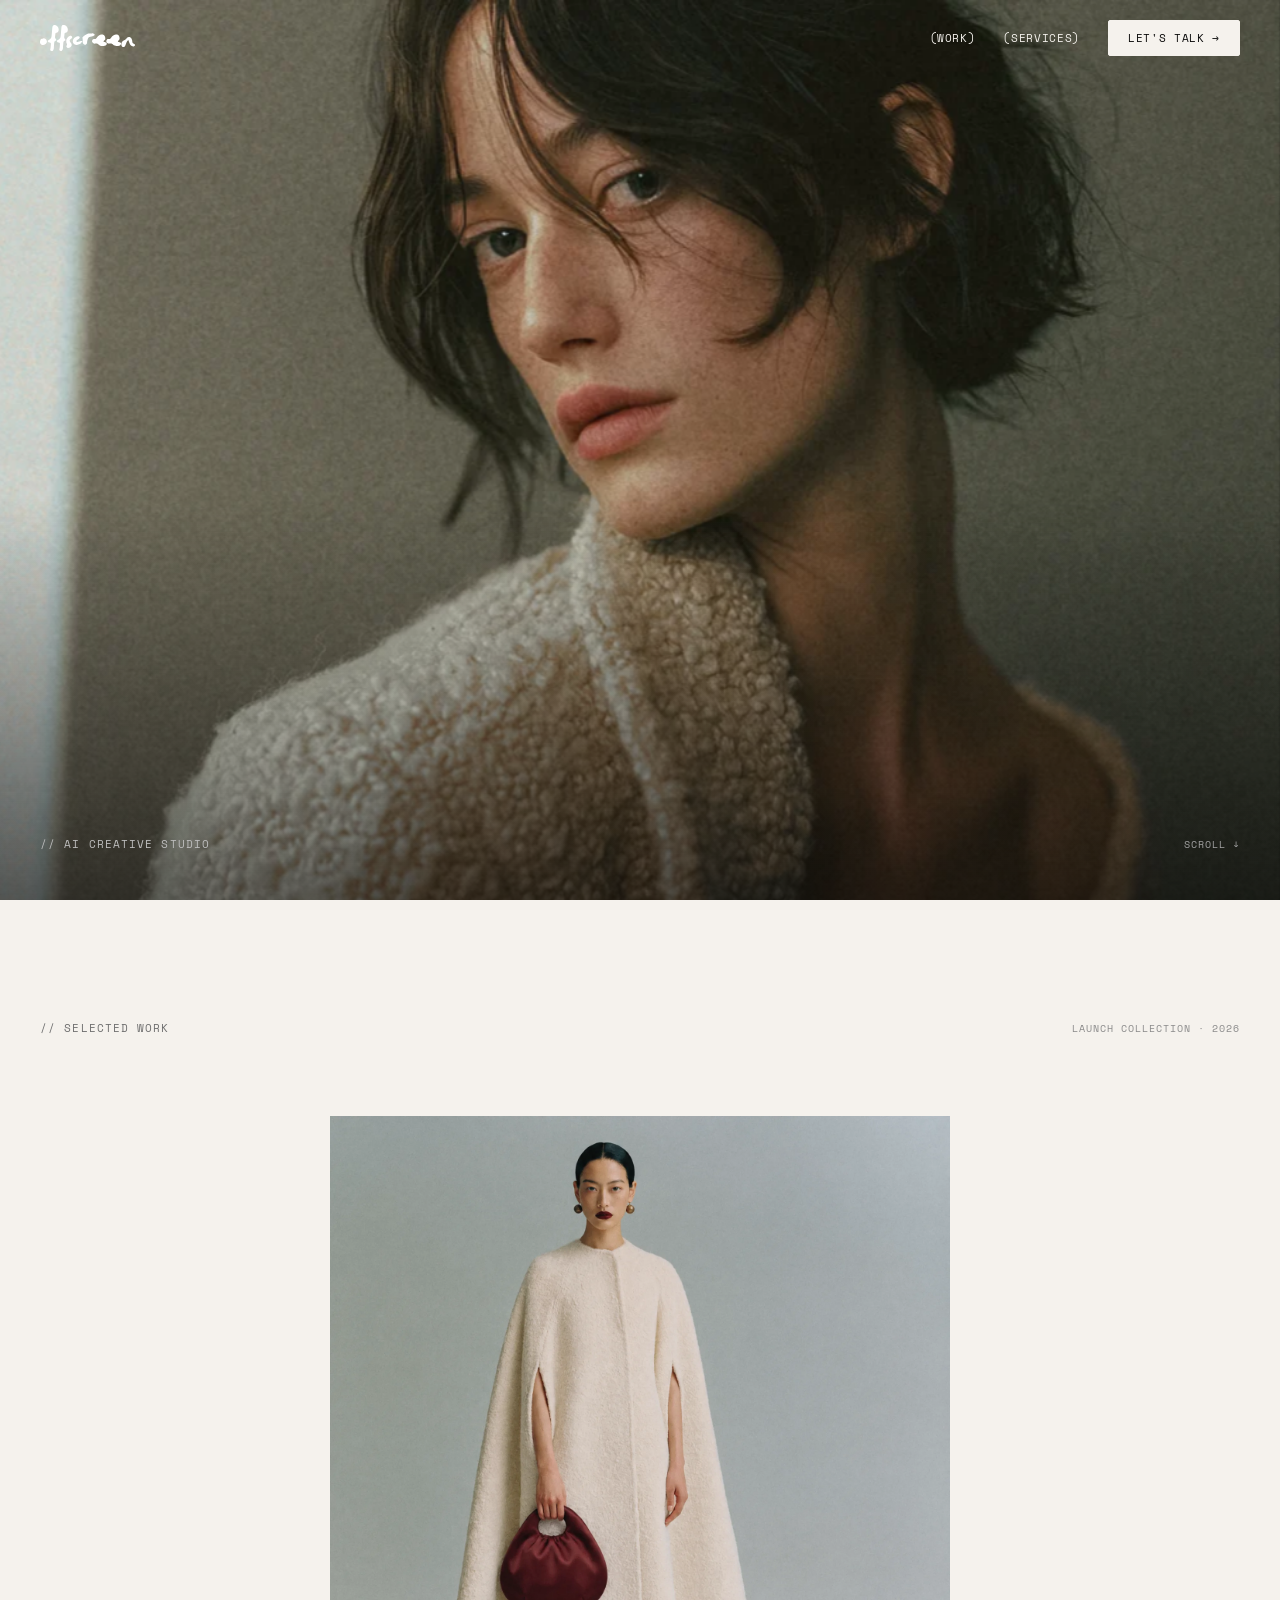
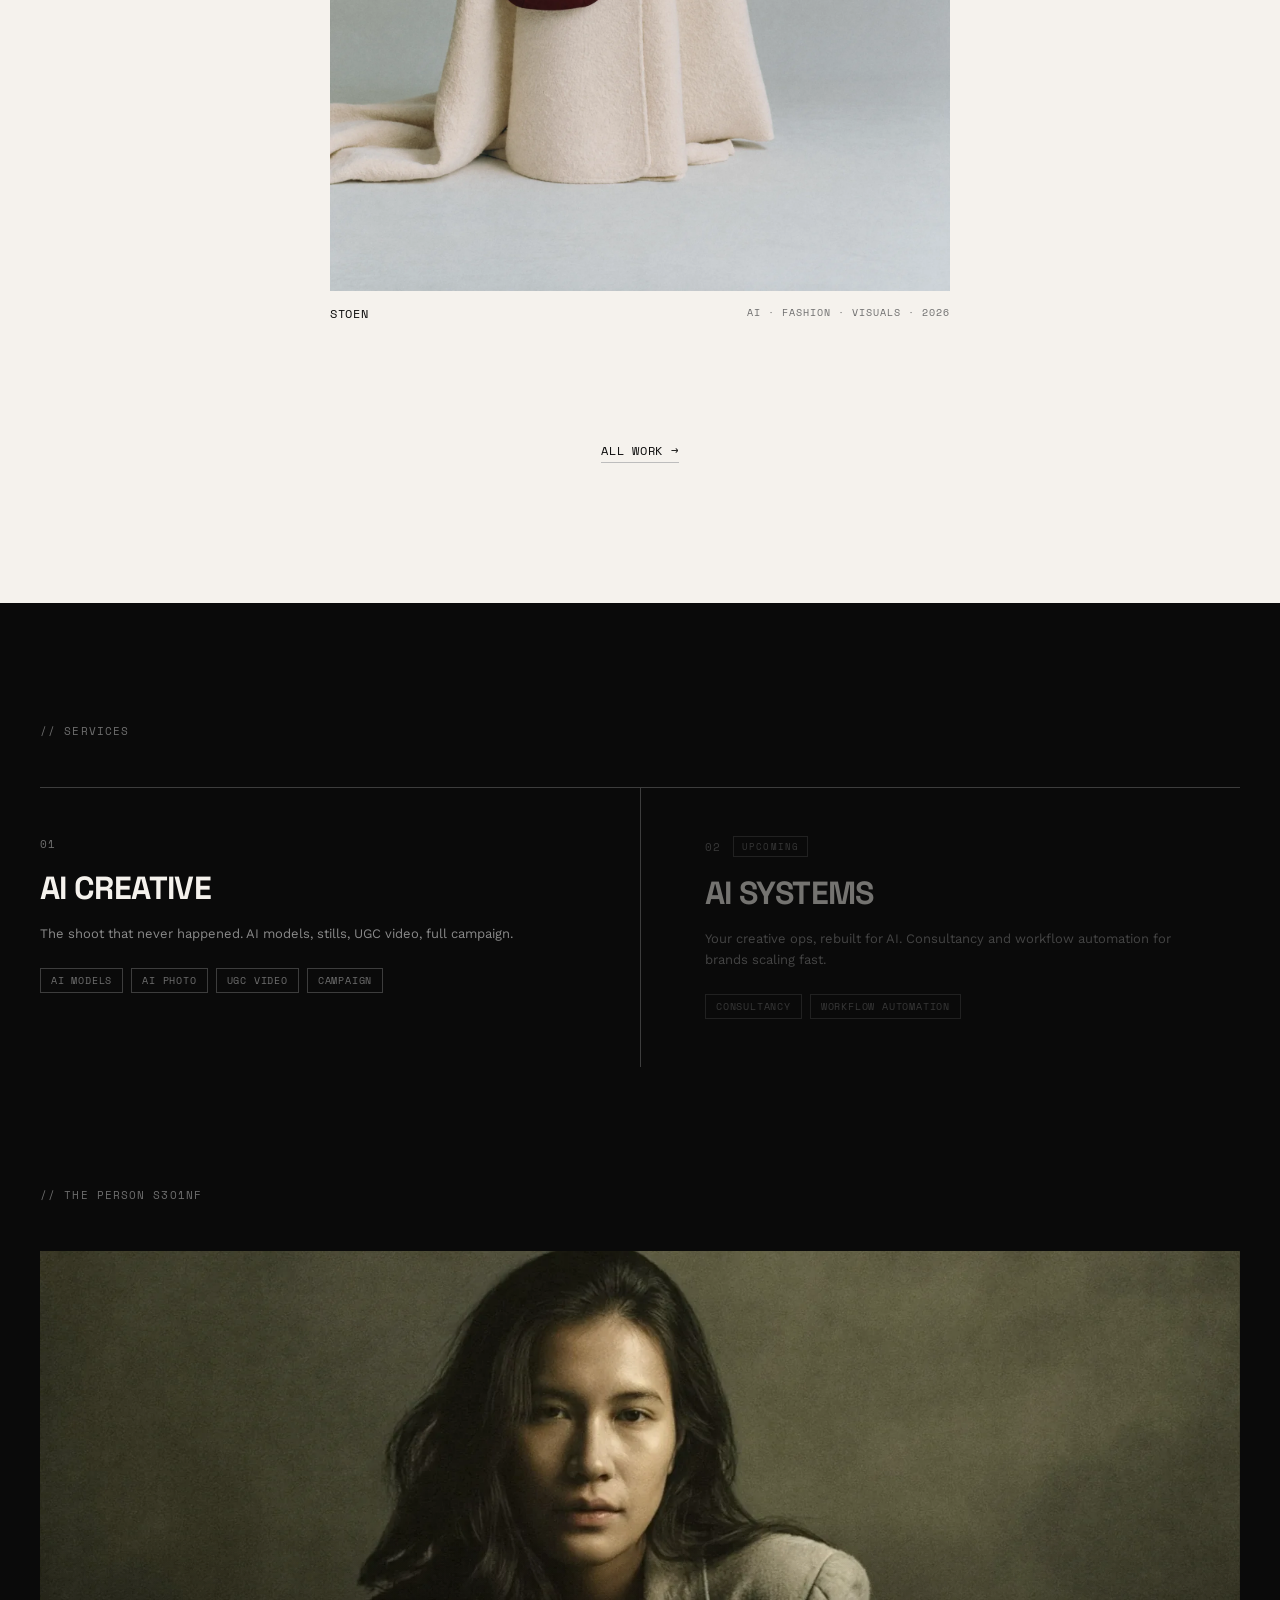
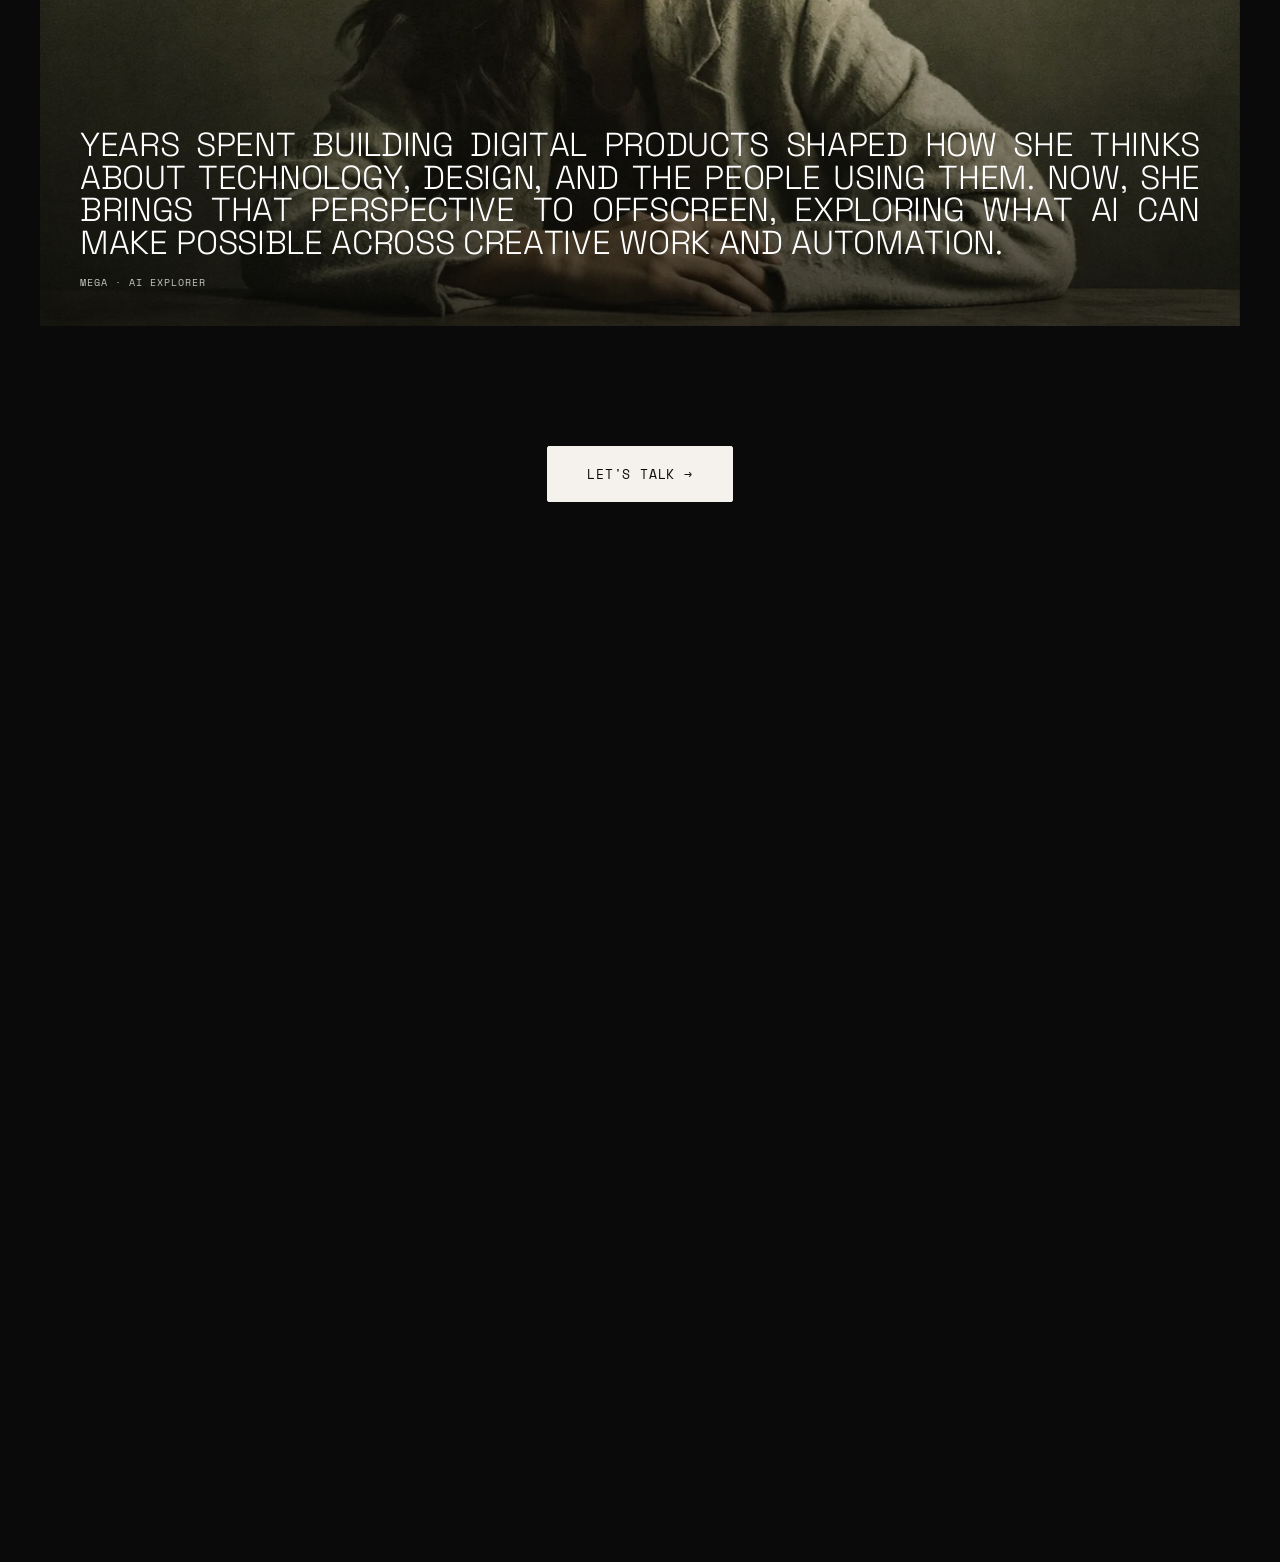
<file: index.html>
<!DOCTYPE html>
<html lang="en" class="reveal-footer">
<head>
<meta charset="UTF-8">
<meta name="viewport" content="width=device-width, initial-scale=1.0">
<title>OFFSCREEN · AI Creative Studio</title>
<meta name="description" content="Offscreen is an AI creative studio. Photoshoot-grade visuals, custom AI models, and UGC video for brands, delivered in days.">
<link rel="canonical" href="https://offscreen.work/">
<meta property="og:type" content="website">
<meta property="og:title" content="OFFSCREEN · AI Creative Studio">
<meta property="og:description" content="Photoshoot-grade visuals, custom AI models, and UGC video for brands, delivered in days.">
<meta property="og:url" content="https://offscreen.work/">
<meta property="og:image" content="https://offscreen.work/assets/work/offscreen_hero_16x9.webp">
<meta name="twitter:card" content="summary_large_image">
<meta name="theme-color" content="#0A0A0A">
<link rel="icon" href="/favicon.ico?v=16" sizes="any">
<link rel="icon" type="image/svg+xml" href="/favicon.svg?v=16">
<link rel="icon" type="image/png" sizes="32x32" href="/favicon-32x32.png?v=16">
<link rel="apple-touch-icon" href="/favicon-180x180.png?v=16">
<link rel="preconnect" href="https://fonts.googleapis.com">
<link rel="preconnect" href="https://fonts.gstatic.com" crossorigin>
<link rel="stylesheet" href="https://fonts.googleapis.com/css2?family=Space+Mono:ital,wght@0,400;0,700;1,400&family=Space+Grotesk:wght@300;400;500;600;700&family=Work+Sans:wght@400;500;600&display=swap">
<link rel="preload" as="image" href="/assets/work/offscreen_hero_16x9.webp">
<link rel="stylesheet" href="/assets/css/tokens.css?v=16">
<link rel="stylesheet" href="/assets/css/site.css?v=17">
<script>document.documentElement.classList.add('js');</script>
</head>
<body>
<a class="skip-link" href="#main">Skip to content</a>
<div class="page" style="background:var(--bg);">

<header class="hero" data-screen-label="Hero">
  <div class="hero-bg par" data-par="0.14">
    <img src="/assets/work/offscreen_hero_16x9.webp" alt="" width="1456" height="816" fetchpriority="high">
  </div>
  <div class="hero-shade"></div>

  <nav class="nav nav-overlay nav-dark" aria-label="Primary">
    <a href="/" class="wordmark" aria-label="Offscreen home"></a>
    <div class="nav-links">
      <a class="nav-link" href="#work">(WORK)</a>
      <a class="nav-link" href="#services">(SERVICES)</a>
      <a class="btn btn-sm" href="https://forms.fillout.com/t/vpHvww8ndgus" target="_blank" rel="noopener" data-brief>LET'S TALK →</a>
    </div>
  </nav>

  <h1 class="sr-only">AI Creative Studio</h1>
  <div class="hero-foot rv in">
    <div style="display:flex; flex-direction:column; gap:16px;">
      <span class="hero-tag" aria-hidden="true">// AI CREATIVE STUDIO</span>
      <nav class="hero-links" aria-label="Sections">
        <a href="#work">(WORK)</a>
        <a href="#services">(SERVICES)</a>
      </nav>
    </div>
    <span class="hero-scroll" aria-hidden="true">SCROLL ↓</span>
  </div>
</header>

<main id="main">

<section id="work" class="work is-light" data-screen-label="Work Index" aria-labelledby="work-label">
  <div class="sec-head rv">
    <h2 class="label" id="work-label" style="font-weight:400;">// SELECTED WORK</h2>
    <span class="util">LAUNCH COLLECTION · 2026</span>
  </div>

  <!-- Launch grid: uniform tiles while the portfolio is small (switch to masonry at 6+ works). -->
  <div class="work-grid">
    <a href="/work/stoen/" class="tile rv">
      <div class="media">
        <img src="/assets/work/stoen/offscreen_stoen_m5-cover_4x5.webp" alt="Stoen campaign: model with the oxblood satin pouch and bone bouclé cape" width="1600" height="2000" loading="lazy" decoding="async">
        <span class="tile-hover" aria-hidden="true">VIEW CASE →</span>
      </div>
      <div class="tile-meta">
        <span class="tile-name">STOEN</span>
        <span class="tile-tags">AI · FASHION · VISUALS · 2026</span>
      </div>
    </a>
  </div>

  <div class="work-more rv">
    <a href="/work/">ALL WORK →</a>
  </div>
</section>

<section id="services" class="services is-dark" data-screen-label="Services" aria-labelledby="services-label">
  <div class="services-inner">
    <div class="sec-head rv">
      <h2 class="label" id="services-label" style="font-weight:400;">// SERVICES</h2>
    </div>

    <div class="svc-grid rv">
      <article class="svc">
        <div class="svc-num">01</div>
        <h3 class="title-md">AI CREATIVE</h3>
        <p class="svc-body">The shoot that never happened. AI models, stills, UGC video, full campaign.</p>
        <ul class="chips"><li>AI MODELS</li><li>AI PHOTO</li><li>UGC VIDEO</li><li>CAMPAIGN</li></ul>
      </article>
      <article class="svc svc-soon">
        <div class="svc-num">02 <span class="svc-badge">UPCOMING</span></div>
        <h3 class="title-md">AI SYSTEMS</h3>
        <p class="svc-body">Your creative ops, rebuilt for AI. Consultancy and workflow automation for brands scaling fast.</p>
        <ul class="chips"><li>CONSULTANCY</li><li>WORKFLOW AUTOMATION</li></ul>
      </article>
    </div>

  </div>
</section>

<section id="founder" class="home-founder-wrap is-dark" data-screen-label="Founder" aria-labelledby="founder-label">
  <div class="sec-head rv">
    <h2 class="label" id="founder-label" style="font-weight:400;">// THE PERSON BEHIND</h2>
  </div>
  <div class="home-founder">
    <div class="home-founder-media">
      <div class="home-founder-bg par" data-par="0.06">
        <img src="/assets/founder/founder_16x9.webp?v=16" alt="Mega, the AI explorer behind Offscreen, seated at a table in a linen jacket" width="2000" height="1125" loading="lazy" decoding="async">
      </div>
    </div>
    <div class="home-founder-shade"></div>
    <div class="home-founder-text">
      <p class="founder-statement">Years spent building digital products shaped how she thinks about technology, design, and the people using them. Now, she brings that perspective to Offscreen, exploring what AI can make possible across creative work and automation.</p>
      <span class="util">MEGA · AI EXPLORER</span>
    </div>
  </div>
</section>

<section class="home-cta is-dark" data-screen-label="CTA">
  <div class="services-cta rv">
    <a class="btn" href="https://forms.fillout.com/t/vpHvww8ndgus" target="_blank" rel="noopener" data-brief>LET'S TALK →</a>
  </div>
</section>

</main>
</div>

<footer class="footer" data-screen-label="Footer">
  <div class="footer-links">
    <div class="footer-col">
      <span class="util">(SOCIAL)</span>
      <a href="https://www.instagram.com/offscreen.lab/" target="_blank" rel="noopener">INSTAGRAM →</a>
    </div>
    <div class="footer-col">
      <span class="util">(SITE)</span>
      <a href="/work/">WORK</a>
      <a href="https://forms.fillout.com/t/vpHvww8ndgus" target="_blank" rel="noopener" data-brief>CONTACT</a>
    </div>
    <div class="footer-col">
      <span class="util">(CONTACT)</span>
      <a href="mailto:hello@offscreen.work">HELLO@OFFSCREEN.WORK</a>
      <span class="muted">WORLDWIDE</span>
    </div>
    <div class="footer-col">
      <span class="util">(LEGAL)</span>
      <span class="muted">© 2026 OFFSCREEN</span>
    </div>
  </div>
  <div class="bigmark-clip" aria-hidden="true"><div class="bigmark">OFFSCREEN</div></div>
</footer>

<dialog id="brief" class="brief" aria-label="Let's talk">
  <div class="brief-bar">
    <span class="label" style="color:var(--grey-400);">// LET'S TALK</span>
    <button type="button" class="brief-close">(CLOSE ×)</button>
  </div>
  <div class="brief-body"><span class="brief-loading">LOADING THE BRIEF…</span></div>
</dialog>

<script src="/assets/js/site.js?v=16"></script>
</body>
</html>
</file>
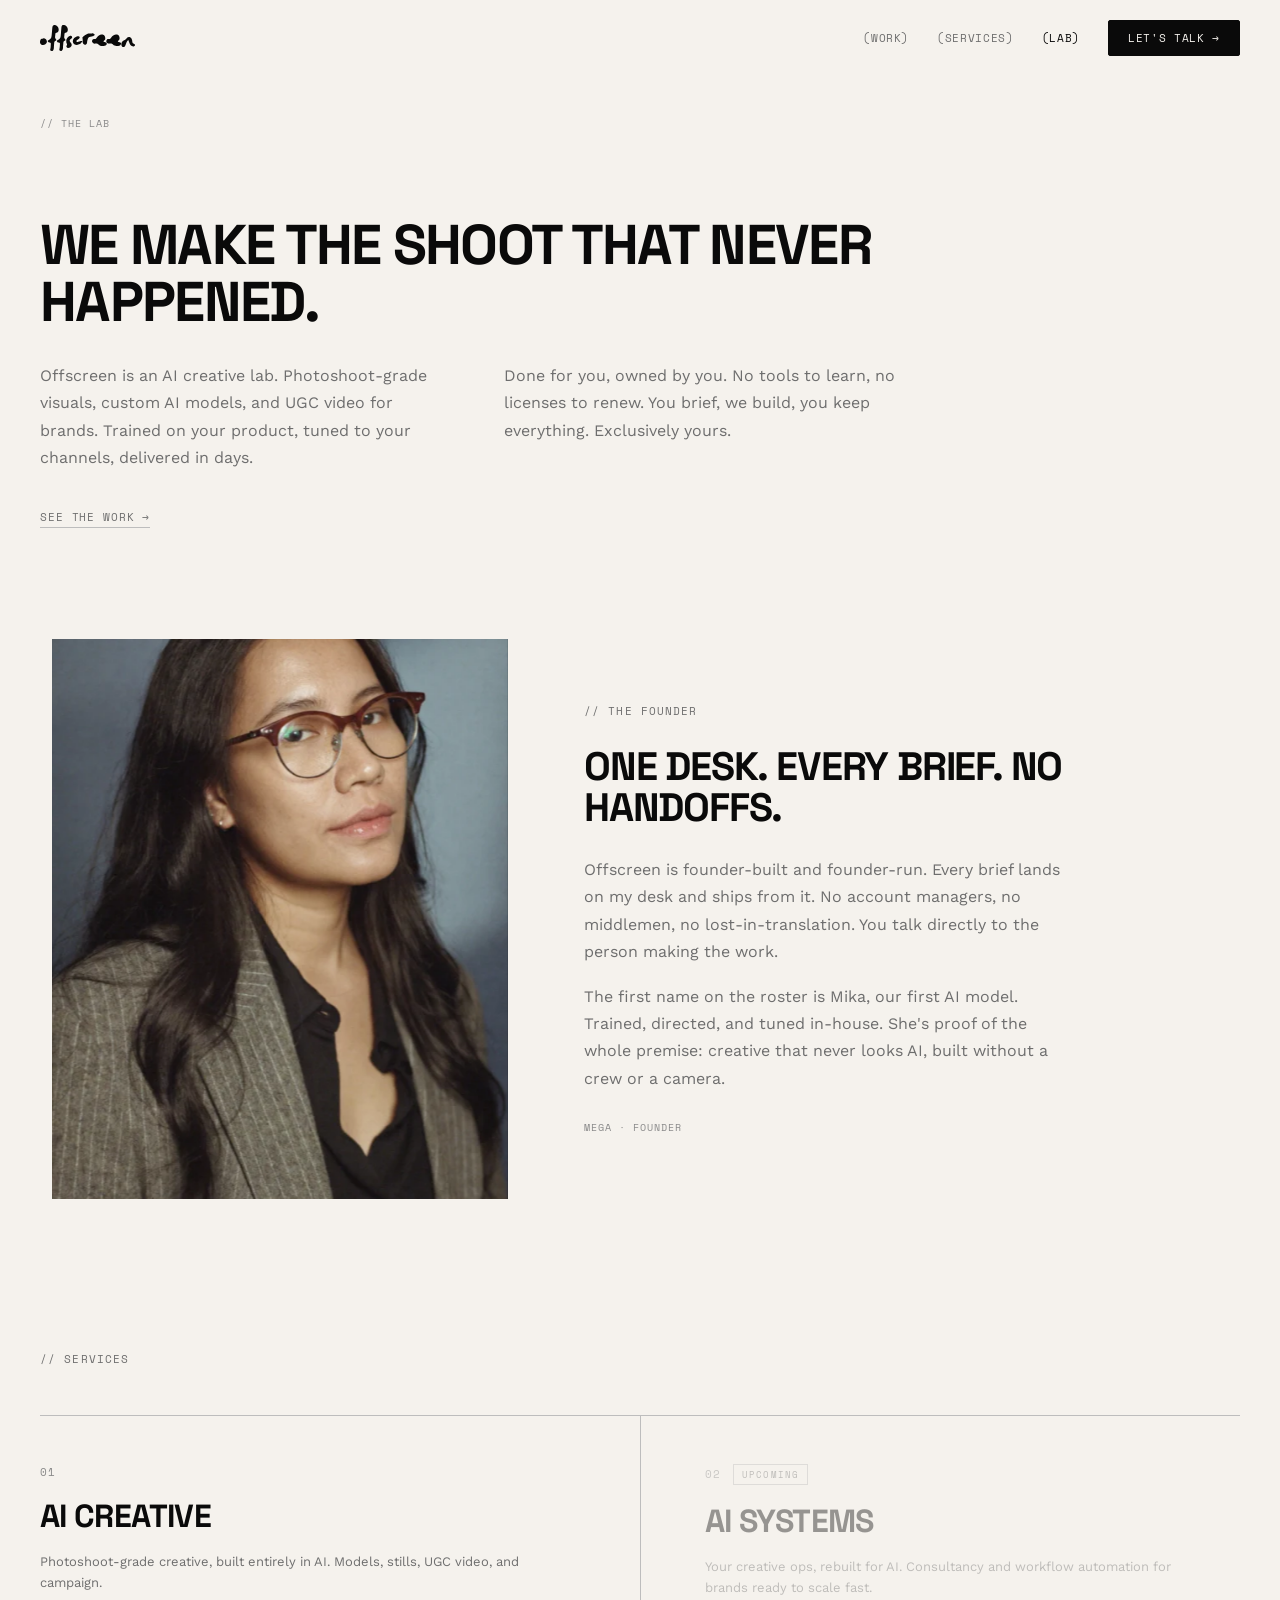
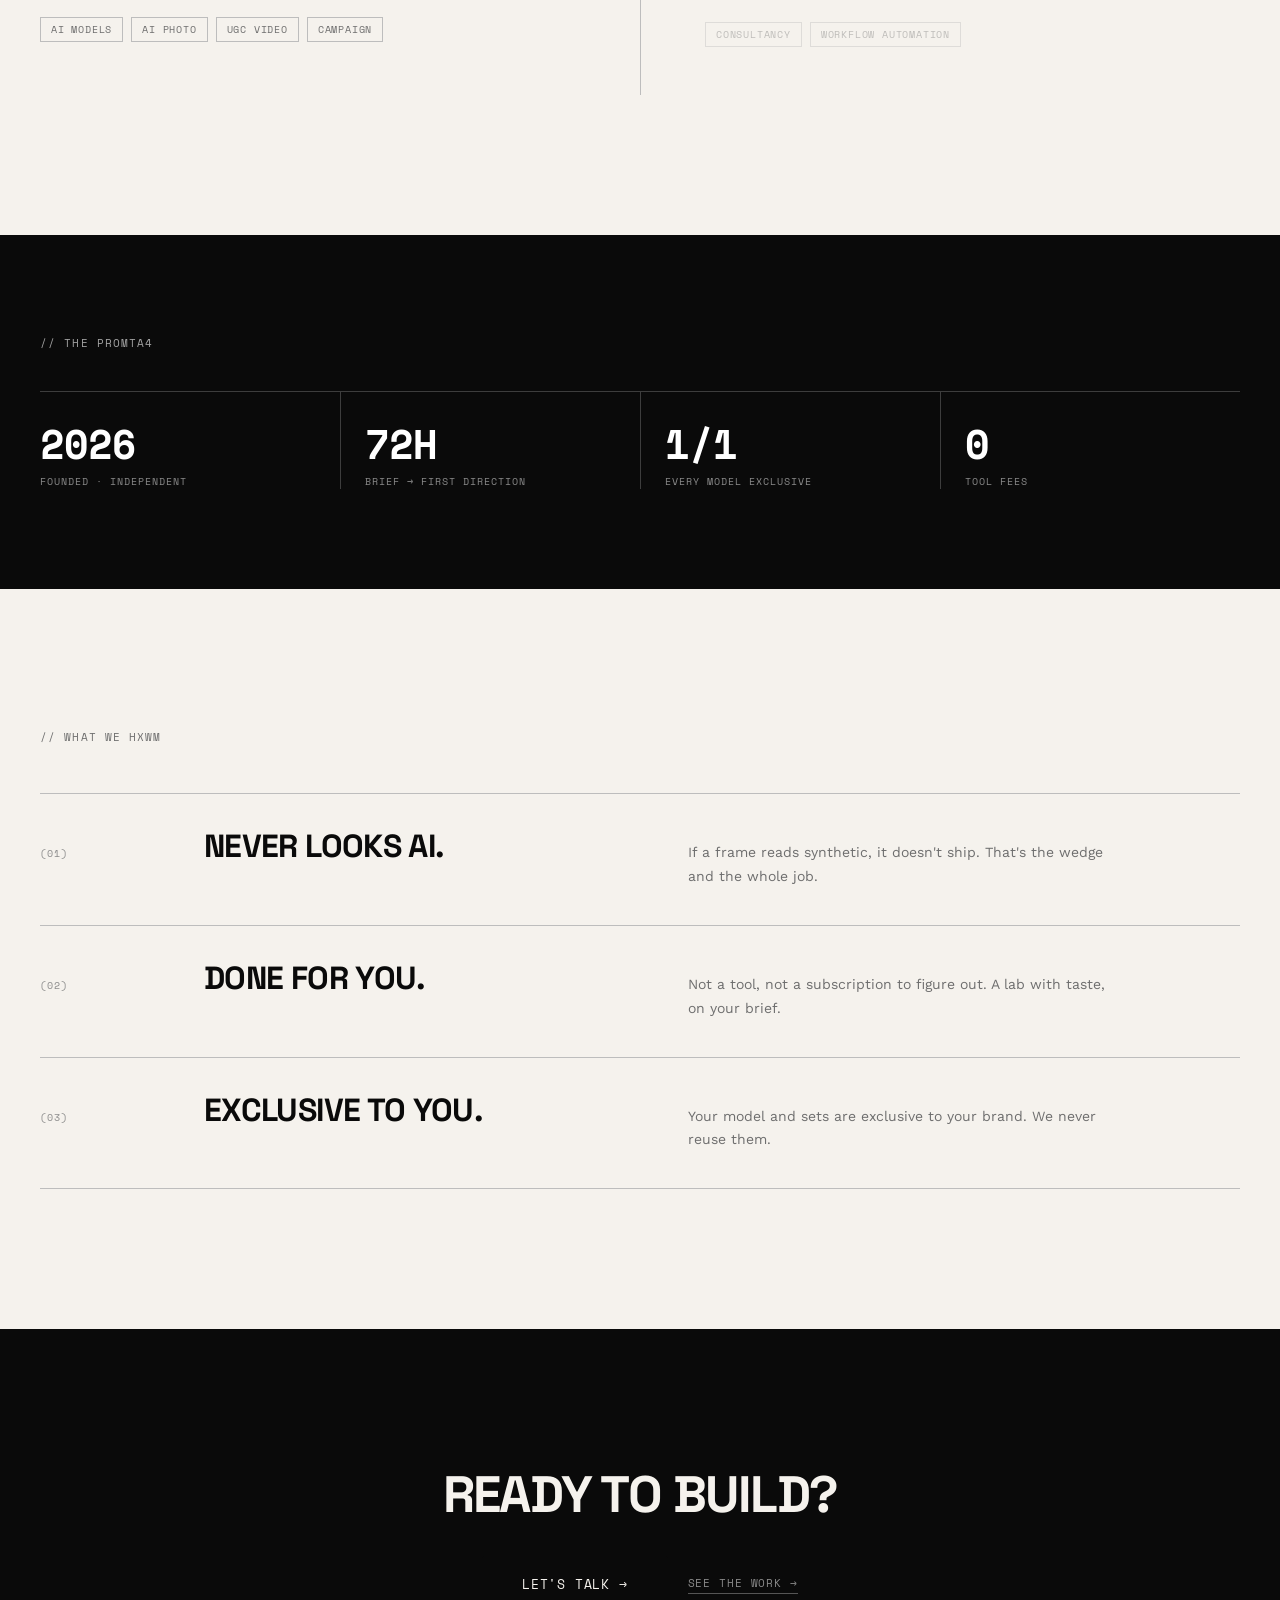
<file: lab/index.html>
<!DOCTYPE html>
<html lang="en" class="reveal-footer">
<head>
<meta charset="UTF-8">
<meta name="viewport" content="width=device-width, initial-scale=1.0">
<title>THE LAB · OFFSCREEN</title>
<meta name="description" content="Offscreen is an AI creative lab: photoshoot-grade visuals, custom AI models, and UGC video for brands. Done for you, owned by you.">
<!-- Hidden for now: not linked from the site and not indexed. -->
<meta name="robots" content="noindex, nofollow">
<link rel="canonical" href="https://offscreen.work/lab/">
<meta property="og:type" content="website">
<meta property="og:title" content="THE LAB · OFFSCREEN">
<meta property="og:description" content="We make the shoot that never happened. Done for you, owned by you.">
<meta property="og:url" content="https://offscreen.work/lab/">
<meta property="og:image" content="https://offscreen.work/assets/work/offscreen_hero_16x9.webp">
<meta name="twitter:card" content="summary_large_image">
<meta name="theme-color" content="#F5F2ED">
<link rel="icon" href="/favicon.ico?v=16" sizes="any">
<link rel="icon" type="image/svg+xml" href="/favicon.svg?v=16">
<link rel="icon" type="image/png" sizes="32x32" href="/favicon-32x32.png?v=16">
<link rel="apple-touch-icon" href="/favicon-180x180.png?v=16">
<link rel="preconnect" href="https://fonts.googleapis.com">
<link rel="preconnect" href="https://fonts.gstatic.com" crossorigin>
<link rel="stylesheet" href="https://fonts.googleapis.com/css2?family=Space+Mono:ital,wght@0,400;0,700;1,400&family=Space+Grotesk:wght@400;500;600;700&family=Work+Sans:wght@400;500;600&display=swap">
<link rel="stylesheet" href="/assets/css/tokens.css?v=16">
<link rel="stylesheet" href="/assets/css/site.css?v=17">
<script>document.documentElement.classList.add('js');</script>
</head>
<body class="page-light">
<a class="skip-link" href="#main">Skip to content</a>
<div class="page is-light">

<nav class="nav nav-light" aria-label="Primary">
  <a href="/" class="wordmark" aria-label="Offscreen home"></a>
  <div class="nav-links">
    <a class="nav-link" href="/work/">(WORK)</a>
    <a class="nav-link" href="#services">(SERVICES)</a>
    <a class="nav-link" href="/lab/" aria-current="page">(LAB)</a>
    <a class="btn btn-sm" href="https://forms.fillout.com/t/vpHvww8ndgus" target="_blank" rel="noopener" data-brief>LET'S TALK →</a>
  </div>
</nav>

<main id="main">

<section class="statement" data-screen-label="Lab Statement">
  <span class="util statement-eyebrow">// THE LAB</span>
  <div class="statement-inner rv in">
    <h1 class="display">We make the shoot that never happened.</h1>
    <div class="statement-cols">
      <p class="body">Offscreen is an AI creative lab. Photoshoot-grade visuals, custom AI models, and UGC video for brands. Trained on your product, tuned to your channels, delivered in days.</p>
      <p class="body">Done for you, owned by you. No tools to learn, no licenses to renew. You brief, we build, you keep everything. Exclusively yours.</p>
    </div>
    <div><a class="text-link" href="/work/">SEE THE WORK →</a></div>
  </div>
</section>

<section class="founder" data-screen-label="Founder" aria-labelledby="founder-h">
  <div class="founder-frame rv">
    <div class="media">
      <div class="par" data-par="0.06">
        <img src="/assets/lab/founder-portrait.webp" alt="Mega, founder of Offscreen" width="800" height="800" loading="lazy" decoding="async">
      </div>
    </div>
  </div>
  <div class="founder-text rv">
    <span class="label">// THE FOUNDER</span>
    <h2 class="display" id="founder-h">One desk. Every brief. No handoffs.</h2>
    <div class="founder-copy">
      <p class="body">Offscreen is founder-built and founder-run. Every brief lands on my desk and ships from it. No account managers, no middlemen, no lost-in-translation. You talk directly to the person making the work.</p>
      <p class="body">The first name on the roster is Mika, our first AI model. Trained, directed, and tuned in-house. She's proof of the whole premise: creative that never looks AI, built without a crew or a camera.</p>
    </div>
    <span class="util">MEGA · FOUNDER</span>
  </div>
</section>

<section id="services" class="services is-light" data-screen-label="What We Build" aria-labelledby="services-label">
  <div class="services-inner">
    <div class="sec-head rv">
      <h2 class="label" id="services-label" style="font-weight:400;">// SERVICES</h2>
    </div>
    <div class="svc-grid">
      <article class="svc rv">
        <div class="svc-num">01</div>
        <h3 class="title-md">AI CREATIVE</h3>
        <p class="svc-body">Photoshoot-grade creative, built entirely in AI. Models, stills, UGC video, and campaign.</p>
        <ul class="chips"><li>AI MODELS</li><li>AI PHOTO</li><li>UGC VIDEO</li><li>CAMPAIGN</li></ul>
      </article>
      <article class="svc svc-soon rv">
        <div class="svc-num">02 <span class="svc-badge">UPCOMING</span></div>
        <h3 class="title-md">AI SYSTEMS</h3>
        <p class="svc-body">Your creative ops, rebuilt for AI. Consultancy and workflow automation for brands ready to scale fast.</p>
        <ul class="chips"><li>CONSULTANCY</li><li>WORKFLOW AUTOMATION</li></ul>
      </article>
    </div>
  </div>
</section>

<section class="facts is-dark" data-screen-label="Facts" aria-labelledby="facts-label">
  <div class="sec-head rv">
    <h2 class="label" id="facts-label" style="font-weight:400;">// THE PROMISE</h2>
  </div>
  <ul class="facts-grid">
    <li class="fact rv"><span class="fact-value">2026</span><span class="util">FOUNDED · INDEPENDENT</span></li>
    <li class="fact rv"><span class="fact-value">72H</span><span class="util">BRIEF → FIRST DIRECTION</span></li>
    <li class="fact rv"><span class="fact-value">1/1</span><span class="util">EVERY MODEL EXCLUSIVE</span></li>
    <li class="fact rv"><span class="fact-value">0</span><span class="util">TOOL FEES</span></li>
  </ul>
</section>

<section class="principles" data-screen-label="Principles" aria-labelledby="principles-label">
  <div class="sec-head rv">
    <h2 class="label" id="principles-label" style="font-weight:400;">// WHAT WE HOLD</h2>
  </div>
  <ol class="principle-list">
    <li class="principle rv">
      <span class="util">(01)</span>
      <h3 class="title-md">Never looks AI.</h3>
      <p class="body-sm">If a frame reads synthetic, it doesn't ship. That's the wedge and the whole job.</p>
    </li>
    <li class="principle rv">
      <span class="util">(02)</span>
      <h3 class="title-md">Done for you.</h3>
      <p class="body-sm">Not a tool, not a subscription to figure out. A lab with taste, on your brief.</p>
    </li>
    <li class="principle rv">
      <span class="util">(03)</span>
      <h3 class="title-md">Exclusive to you.</h3>
      <p class="body-sm">Your model and sets are exclusive to your brand. We never reuse them.</p>
    </li>
  </ol>
</section>

<section class="closing-cta is-dark" data-screen-label="CTA">
  <div class="closing-cta-inner rv">
    <h2 class="display">READY TO BUILD?</h2>
    <div class="closing-cta-actions">
      <a class="btn" href="https://forms.fillout.com/t/vpHvww8ndgus" target="_blank" rel="noopener" data-brief>LET'S TALK →</a>
      <a class="text-link" href="/work/">SEE THE WORK →</a>
    </div>
  </div>
</section>

</main>
</div>

<footer class="footer" data-screen-label="Footer">
  <div class="footer-links">
    <div class="footer-col">
      <span class="util">(SOCIAL)</span>
      <a href="https://www.instagram.com/offscreen.lab/" target="_blank" rel="noopener">INSTAGRAM →</a>
    </div>
    <div class="footer-col">
      <span class="util">(SITE)</span>
      <a href="/work/">WORK</a>
      <a href="/lab/" aria-current="page">LAB</a>
      <a href="https://forms.fillout.com/t/vpHvww8ndgus" target="_blank" rel="noopener" data-brief>CONTACT</a>
    </div>
    <div class="footer-col">
      <span class="util">(CONTACT)</span>
      <a href="mailto:hello@offscreen.work">HELLO@OFFSCREEN.WORK</a>
      <span class="muted">WORLDWIDE</span>
    </div>
    <div class="footer-col">
      <span class="util">(LEGAL)</span>
      <span class="muted">© 2026 OFFSCREEN</span>
    </div>
  </div>
  <div class="bigmark-clip" aria-hidden="true"><div class="bigmark">OFFSCREEN</div></div>
</footer>

<dialog id="brief" class="brief" aria-label="Let's talk">
  <div class="brief-bar">
    <span class="label" style="color:var(--grey-400);">// LET'S TALK</span>
    <button type="button" class="brief-close">(CLOSE ×)</button>
  </div>
  <div class="brief-body"><span class="brief-loading">LOADING THE BRIEF…</span></div>
</dialog>

<script src="/assets/js/site.js?v=16"></script>
</body>
</html>
</file>
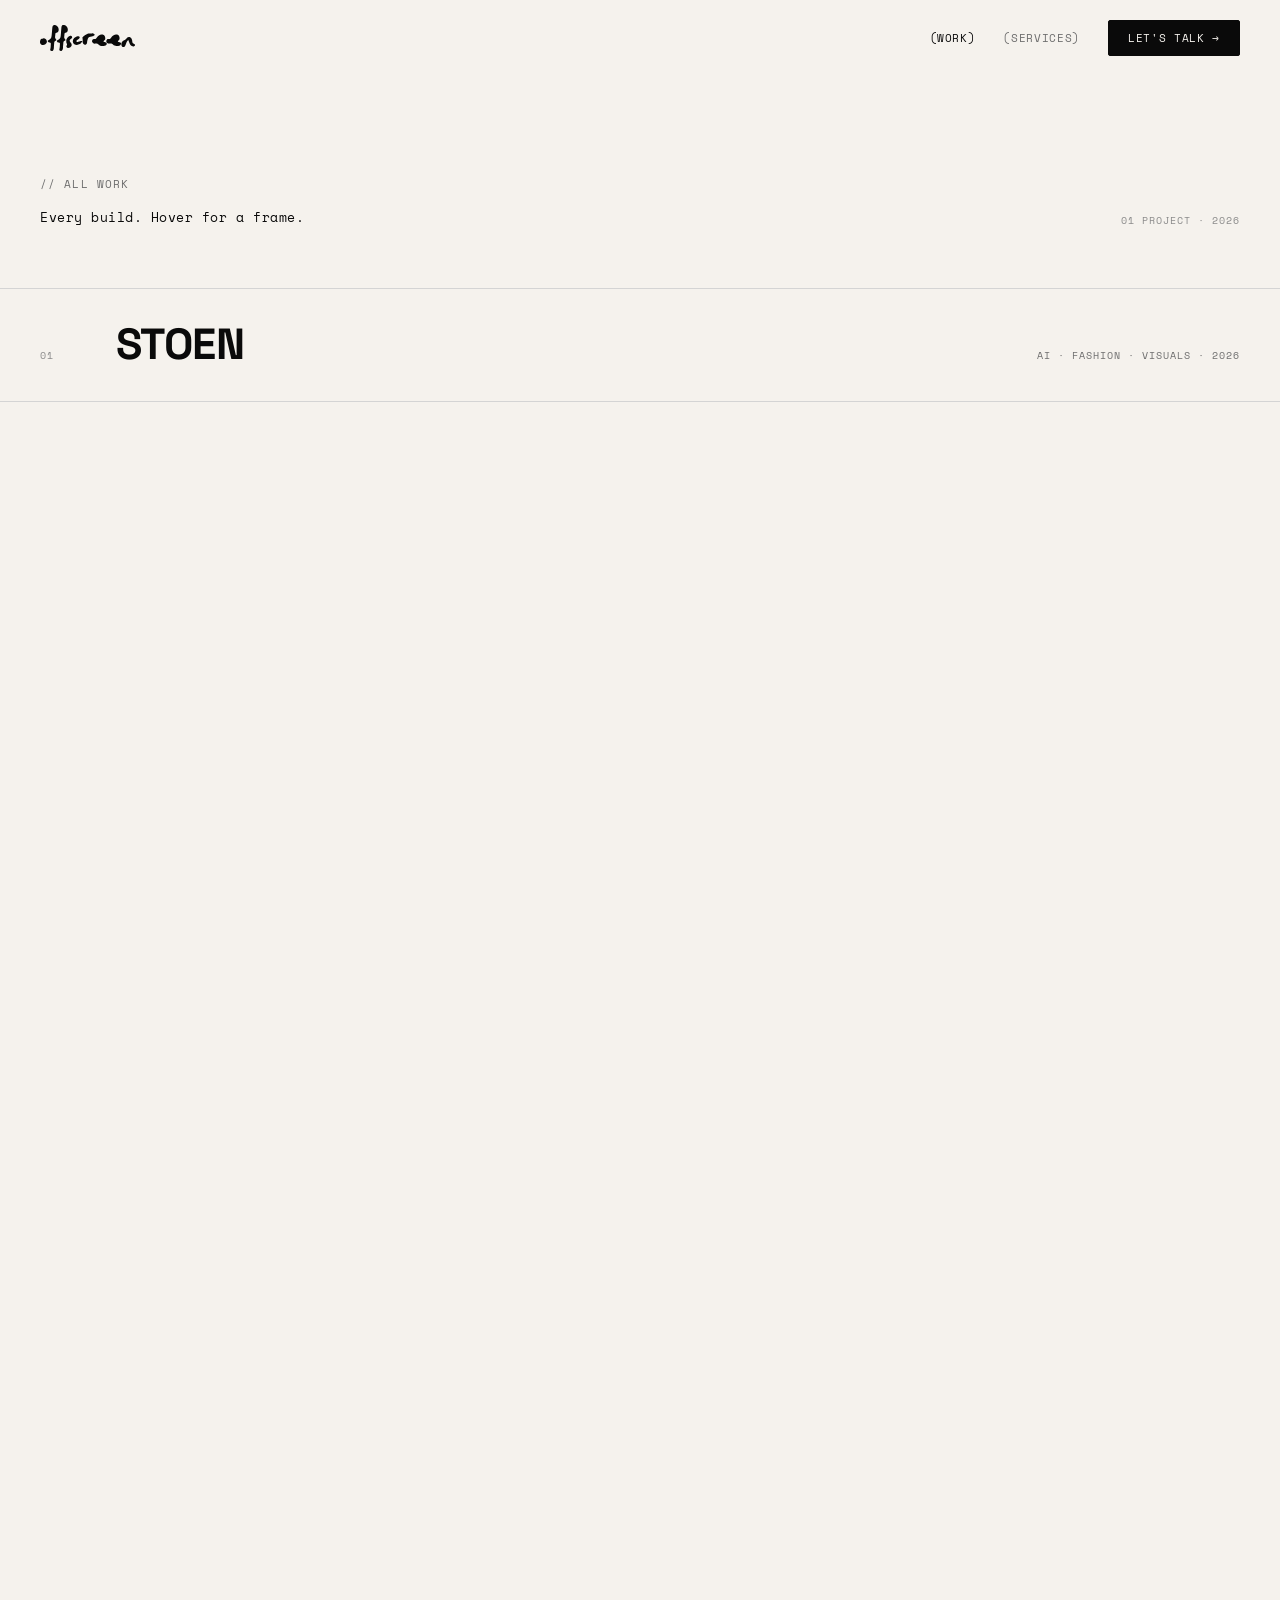
<file: work/index.html>
<!DOCTYPE html>
<html lang="en" class="reveal-footer">
<head>
<meta charset="UTF-8">
<meta name="viewport" content="width=device-width, initial-scale=1.0">
<title>ALL WORK · OFFSCREEN</title>
<meta name="description" content="Every Offscreen build: AI models, AI photo, UGC video and campaign work for brands.">
<link rel="canonical" href="https://offscreen.work/work/">
<meta property="og:type" content="website">
<meta property="og:title" content="ALL WORK · OFFSCREEN">
<meta property="og:description" content="Every build. AI models, AI photo, UGC video and campaign work.">
<meta property="og:url" content="https://offscreen.work/work/">
<meta property="og:image" content="https://offscreen.work/assets/work/stoen/offscreen_stoen_hero_16x9.webp">
<meta name="twitter:card" content="summary_large_image">
<meta name="theme-color" content="#F5F2ED">
<link rel="icon" href="/favicon.ico?v=16" sizes="any">
<link rel="icon" type="image/svg+xml" href="/favicon.svg?v=16">
<link rel="icon" type="image/png" sizes="32x32" href="/favicon-32x32.png?v=16">
<link rel="apple-touch-icon" href="/favicon-180x180.png?v=16">
<link rel="preconnect" href="https://fonts.googleapis.com">
<link rel="preconnect" href="https://fonts.gstatic.com" crossorigin>
<link rel="stylesheet" href="https://fonts.googleapis.com/css2?family=Space+Mono:ital,wght@0,400;0,700;1,400&family=Space+Grotesk:wght@400;500;600;700&family=Work+Sans:wght@400;500;600&display=swap">
<link rel="stylesheet" href="/assets/css/tokens.css?v=16">
<link rel="stylesheet" href="/assets/css/site.css?v=17">
<script>document.documentElement.classList.add('js');</script>
</head>
<body class="page-light">
<a class="skip-link" href="#main">Skip to content</a>
<div class="page is-light">

<nav class="nav nav-light" aria-label="Primary">
  <a href="/" class="wordmark" aria-label="Offscreen home"></a>
  <div class="nav-links">
    <a class="nav-link" href="/work/" aria-current="page">(WORK)</a>
    <a class="nav-link" href="/#services">(SERVICES)</a>
    <a class="btn btn-sm" href="https://forms.fillout.com/t/vpHvww8ndgus" target="_blank" rel="noopener" data-brief>LET'S TALK →</a>
  </div>
</nav>

<main id="main">

<header class="archive-head" data-screen-label="Archive Header">
  <div class="archive-intro rv in">
    <h1 class="label">// ALL WORK</h1>
    <!-- Restore "Filter by discipline," in the tagline once the filters are visible. -->
    <p class="archive-tagline">Every build. <span class="on-hover">Hover for a frame.</span><span class="on-touch">Tap for the case.</span></p>
  </div>
  <span id="count" class="util" aria-live="polite">01 PROJECT · 2026</span>
</header>

<!-- Filters stay hidden until there are 3+ projects (see site.js). Add data-cat values to rows to match. -->
<div class="filters" role="group" aria-label="Filter by discipline" hidden>
  <button type="button" class="flt" data-f="all" aria-pressed="true">ALL</button>
  <button type="button" class="flt" data-f="ai-models" aria-pressed="false">AI MODELS</button>
  <button type="button" class="flt" data-f="ugc" aria-pressed="false">UGC VIDEO</button>
  <button type="button" class="flt" data-f="campaign" aria-pressed="false">CAMPAIGN</button>
  <button type="button" class="flt" data-f="lookbook" aria-pressed="false">LOOKBOOK</button>
</div>

<section data-screen-label="Archive List" aria-label="Projects">
  <ul class="rows">
    <li data-cat="campaign" data-year="2026">
      <a href="/work/stoen/" class="row rv" data-img="/assets/work/stoen/offscreen_stoen_m5-cover_4x5.webp">
        <span class="row-mobile-meta">01 · AI · FASHION · VISUALS · 2026</span>
        <span class="row-num">01</span>
        <span class="row-name">STOEN</span>
        <span class="row-arrow" aria-hidden="true">VIEW CASE →</span>
        <span class="row-tags">AI · FASHION · VISUALS · 2026</span>
      </a>
    </li>
  </ul>
  <div class="archive-end"></div>
</section>

</main>
</div>

<div class="row-preview" aria-hidden="true"><img alt=""></div>

<footer class="footer" data-screen-label="Footer">
  <div class="footer-links">
    <div class="footer-col">
      <span class="util">(SOCIAL)</span>
      <a href="https://www.instagram.com/offscreen.lab/" target="_blank" rel="noopener">INSTAGRAM →</a>
    </div>
    <div class="footer-col">
      <span class="util">(SITE)</span>
      <a href="/work/" aria-current="page">WORK</a>
      <a href="https://forms.fillout.com/t/vpHvww8ndgus" target="_blank" rel="noopener" data-brief>CONTACT</a>
    </div>
    <div class="footer-col">
      <span class="util">(CONTACT)</span>
      <a href="mailto:hello@offscreen.work">HELLO@OFFSCREEN.WORK</a>
      <span class="muted">WORLDWIDE</span>
    </div>
    <div class="footer-col">
      <span class="util">(LEGAL)</span>
      <span class="muted">© 2026 OFFSCREEN</span>
    </div>
  </div>
  <div class="bigmark-clip" aria-hidden="true"><div class="bigmark">OFFSCREEN</div></div>
</footer>

<dialog id="brief" class="brief" aria-label="Let's talk">
  <div class="brief-bar">
    <span class="label" style="color:var(--grey-400);">// LET'S TALK</span>
    <button type="button" class="brief-close">(CLOSE ×)</button>
  </div>
  <div class="brief-body"><span class="brief-loading">LOADING THE BRIEF…</span></div>
</dialog>

<script src="/assets/js/site.js?v=16"></script>
</body>
</html>
</file>
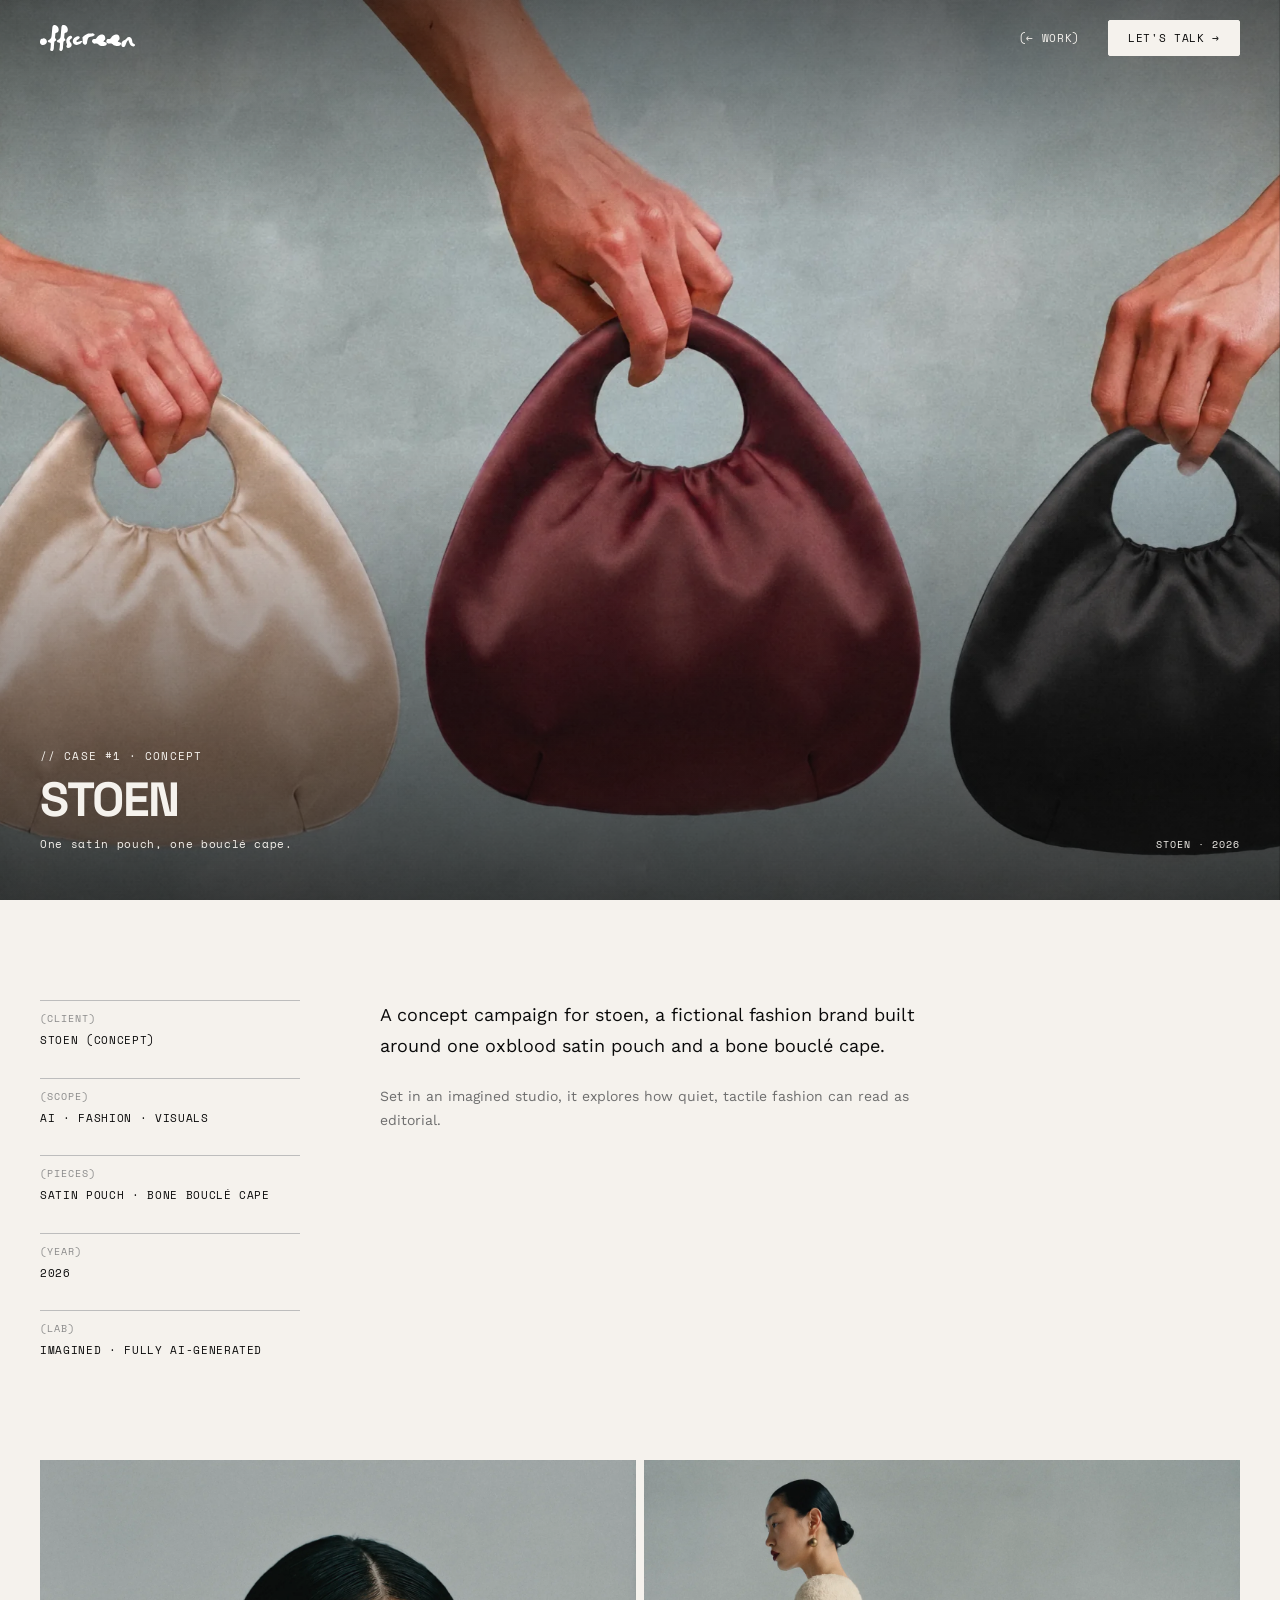
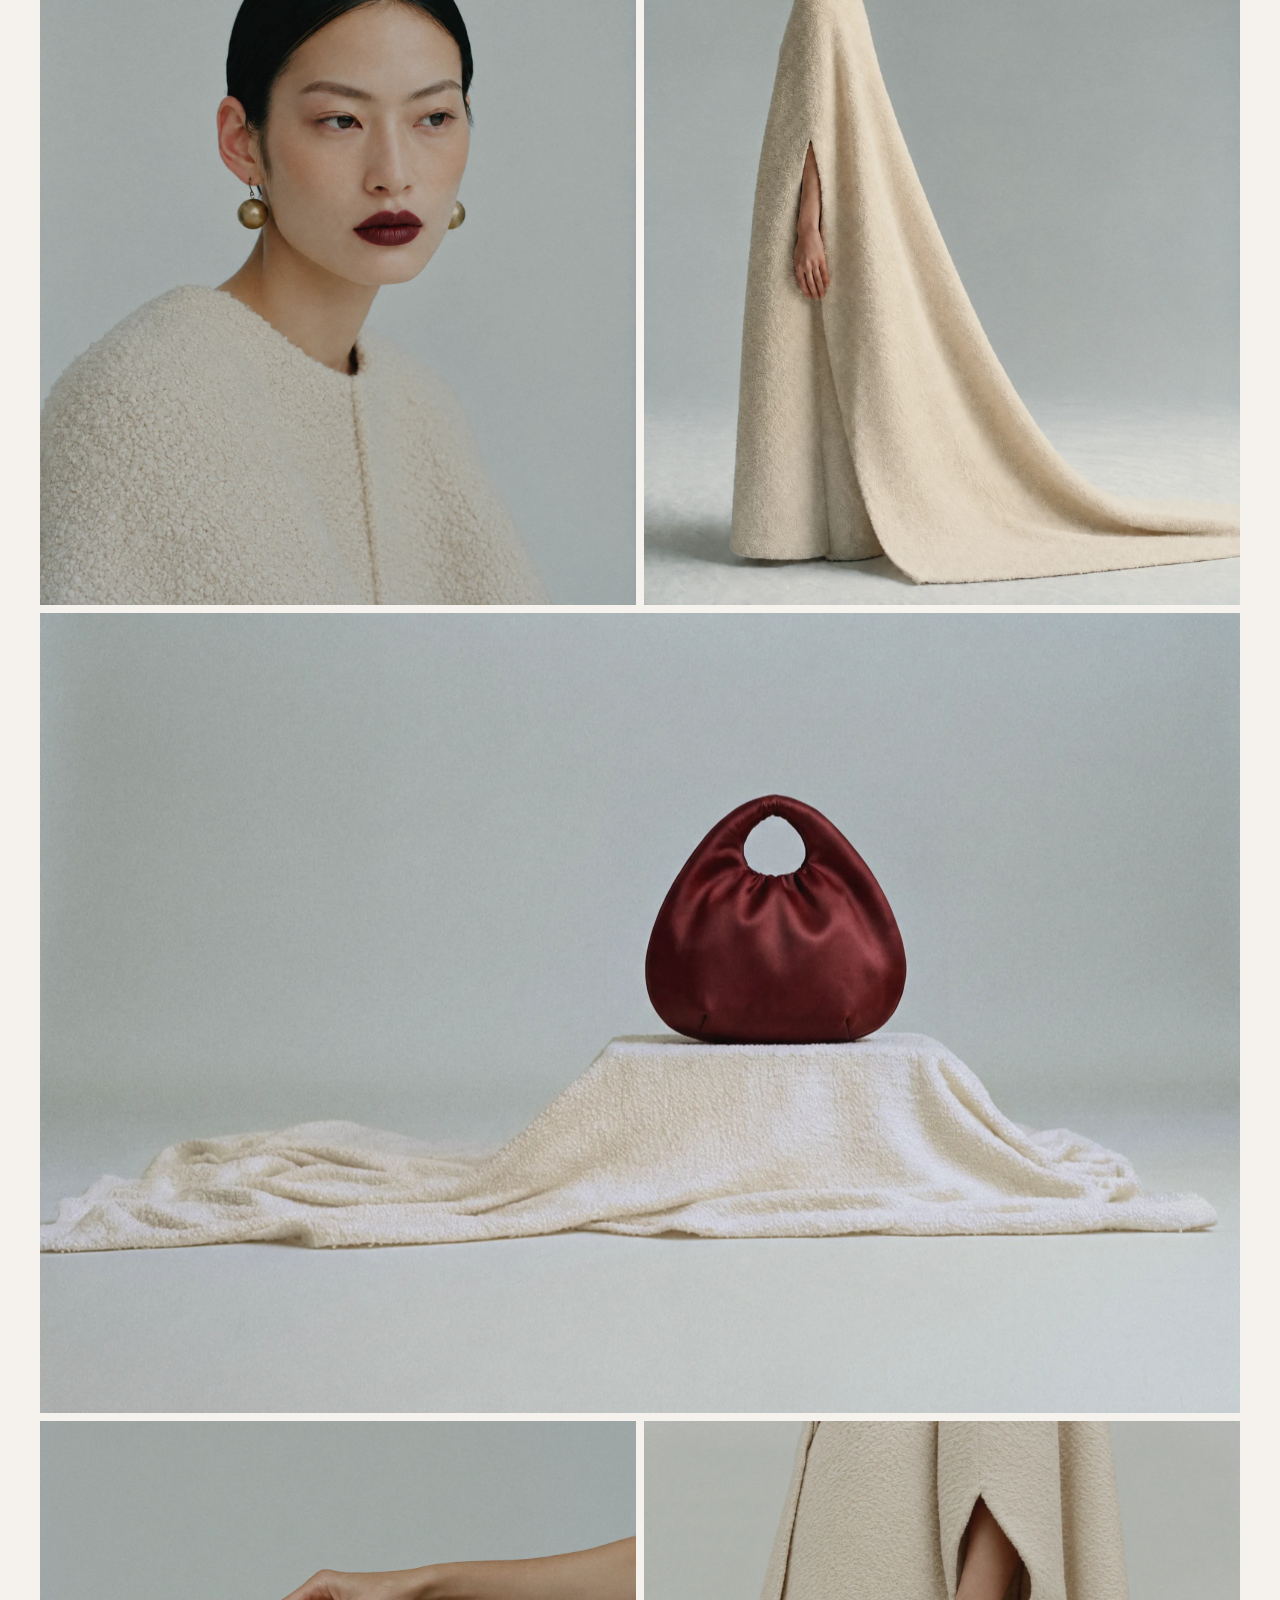
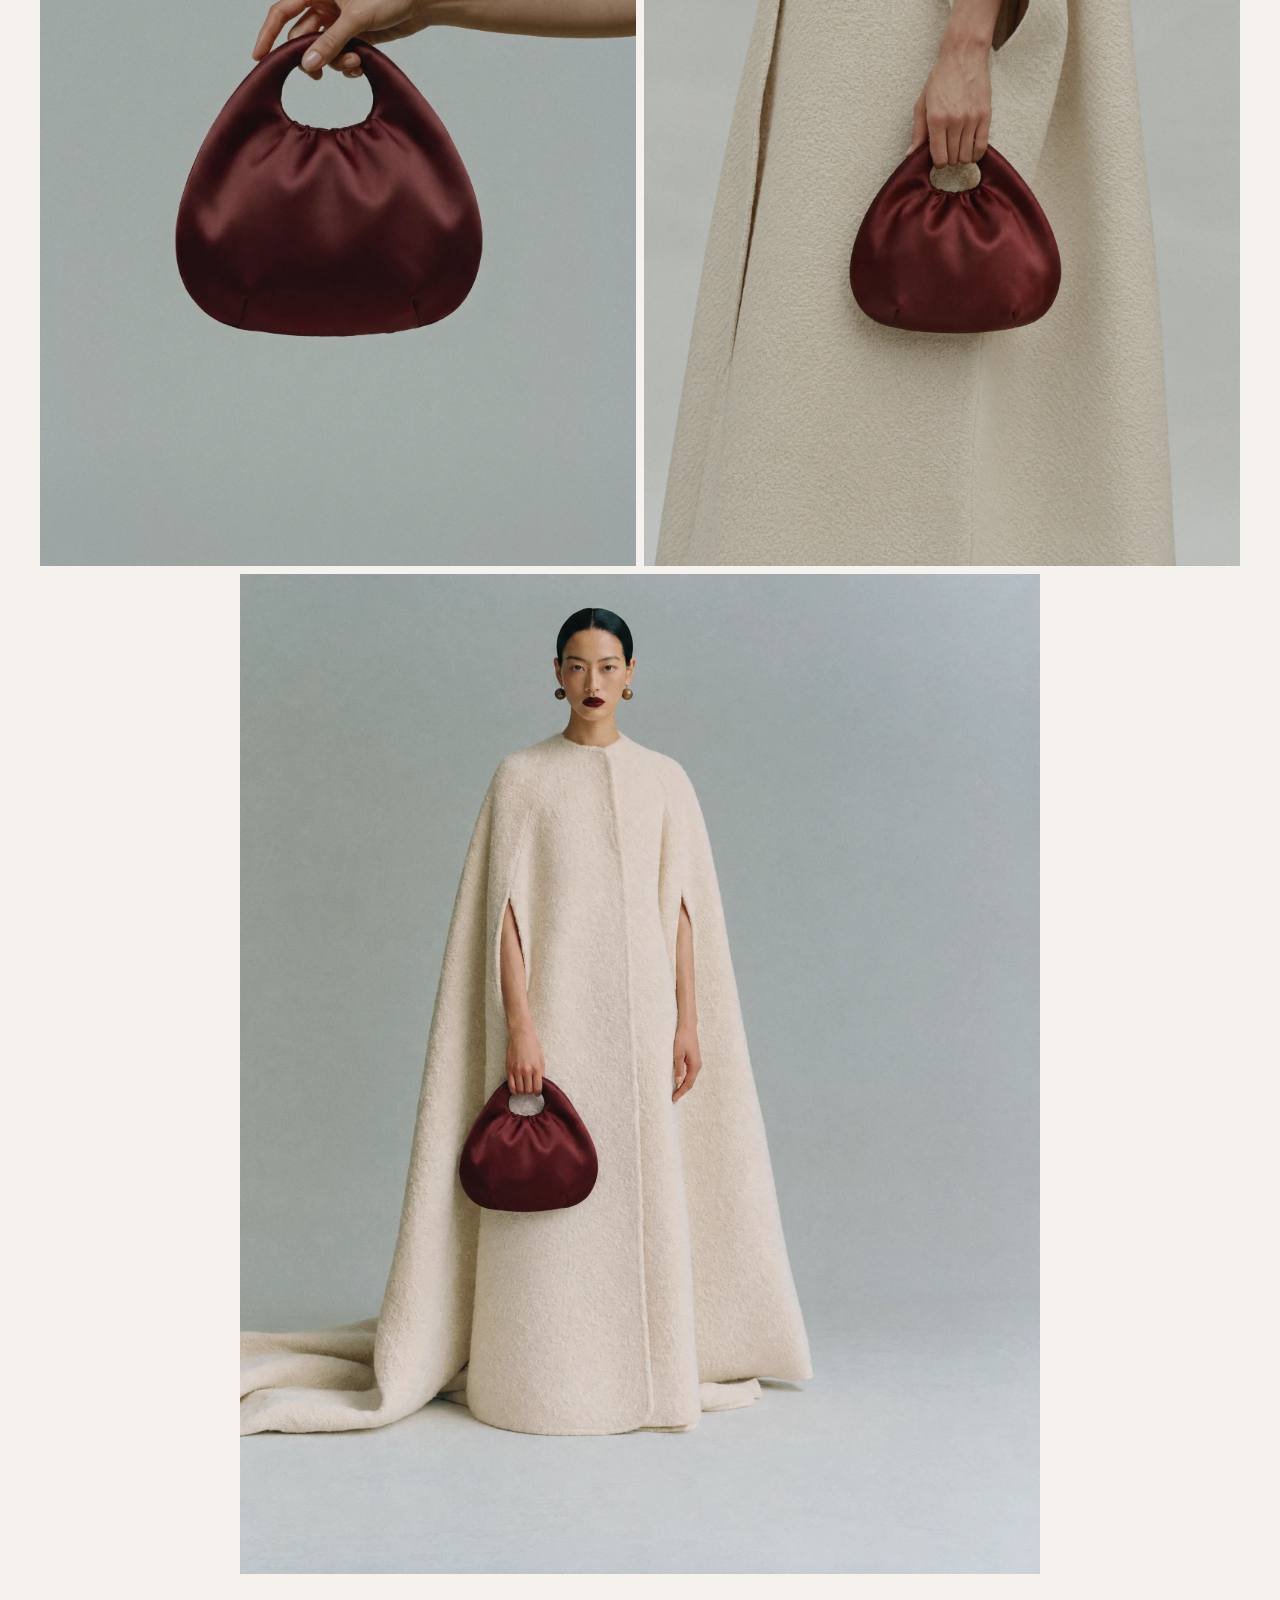
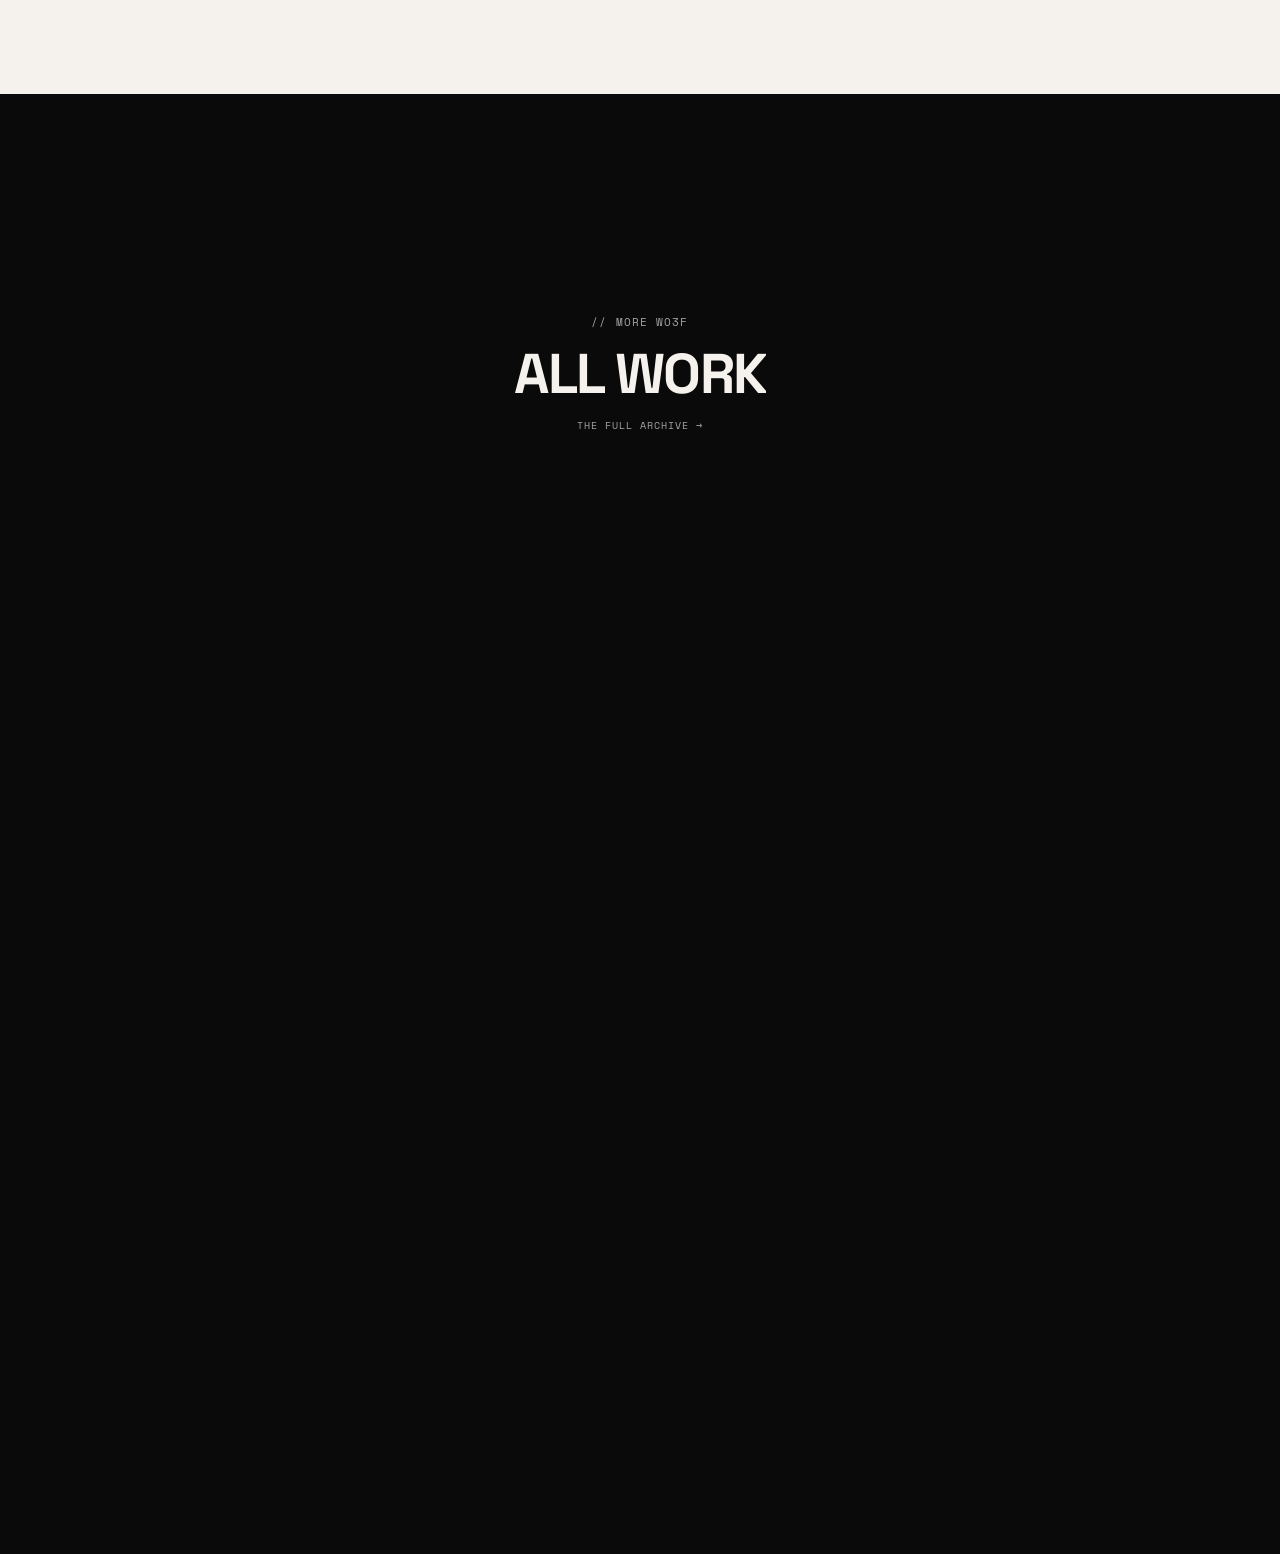
<file: work/stoen/index.html>
<!DOCTYPE html>
<html lang="en" class="reveal-footer">
<head>
<meta charset="UTF-8">
<meta name="viewport" content="width=device-width, initial-scale=1.0">
<title>STOEN · OFFSCREEN</title>
<meta name="description" content="Stoen: a concept campaign for a fictional fashion brand built around one oxblood satin pouch and a bone bouclé cape. Fully AI-generated by Offscreen.">
<link rel="canonical" href="https://offscreen.work/work/stoen/">
<meta property="og:type" content="article">
<meta property="og:title" content="STOEN · OFFSCREEN">
<meta property="og:description" content="One satin pouch, one bouclé cape. A fully AI-generated concept campaign.">
<meta property="og:url" content="https://offscreen.work/work/stoen/">
<meta property="og:image" content="https://offscreen.work/assets/work/stoen/offscreen_stoen_hero_16x9.webp">
<meta name="twitter:card" content="summary_large_image">
<meta name="theme-color" content="#0A0A0A">
<link rel="icon" href="/favicon.ico?v=16" sizes="any">
<link rel="icon" type="image/svg+xml" href="/favicon.svg?v=16">
<link rel="icon" type="image/png" sizes="32x32" href="/favicon-32x32.png?v=16">
<link rel="apple-touch-icon" href="/favicon-180x180.png?v=16">
<link rel="preconnect" href="https://fonts.googleapis.com">
<link rel="preconnect" href="https://fonts.gstatic.com" crossorigin>
<link rel="stylesheet" href="https://fonts.googleapis.com/css2?family=Space+Mono:ital,wght@0,400;0,700;1,400&family=Space+Grotesk:wght@400;500;600;700&family=Work+Sans:wght@400;500;600&display=swap">
<link rel="preload" as="image" href="/assets/work/stoen/offscreen_stoen_hero_16x9.webp">
<link rel="stylesheet" href="/assets/css/tokens.css?v=16">
<link rel="stylesheet" href="/assets/css/site.css?v=17">
<script>document.documentElement.classList.add('js');</script>
</head>
<body>
<a class="skip-link" href="#main">Skip to content</a>
<div class="page" style="background:var(--bg);">

<header class="hero case-hero" data-screen-label="Case Opener">
  <div class="hero-bg par" data-par="0.14">
    <img src="/assets/work/stoen/offscreen_stoen_hero_16x9.webp" alt="" width="2560" height="1440" fetchpriority="high">
  </div>
  <div class="hero-shade"></div>

  <nav class="nav nav-overlay nav-dark" aria-label="Primary">
    <a href="/" class="wordmark" aria-label="Offscreen home"></a>
    <div class="nav-links">
      <a class="nav-link" href="/#work" style="display:inline;">(← WORK)</a>
      <a class="btn btn-sm" href="https://forms.fillout.com/t/vpHvww8ndgus" target="_blank" rel="noopener" data-brief>LET'S TALK →</a>
    </div>
  </nav>

  <div class="case-title-block">
    <div class="case-title">
      <span class="case-eyebrow">// CASE #1 · CONCEPT</span>
      <h1 class="display">STOEN</h1>
      <span class="case-sub">One satin pouch, one bouclé cape.</span>
    </div>
    <span class="case-year">STOEN · 2026</span>
  </div>
</header>

<main id="main">

<section class="case-meta is-light" data-screen-label="Case Meta">
  <dl class="meta-list rv">
    <div class="meta-item"><dt>(CLIENT)</dt><dd>STOEN (CONCEPT)</dd></div>
    <div class="meta-item"><dt>(SCOPE)</dt><dd>AI · FASHION · VISUALS</dd></div>
    <div class="meta-item"><dt>(PIECES)</dt><dd>SATIN POUCH · BONE BOUCLÉ CAPE</dd></div>
    <div class="meta-item"><dt>(YEAR)</dt><dd>2026</dd></div>
    <div class="meta-item"><dt>(LAB)</dt><dd>IMAGINED · FULLY AI-GENERATED</dd></div>
  </dl>
  <div class="case-intro rv">
    <p class="lead">A concept campaign for stoen, a fictional fashion brand built around one oxblood satin pouch and a bone bouclé cape.</p>
    <p class="body-sm">Set in an imagined studio, it explores how quiet, tactile fashion can read as editorial.</p>
  </div>
</section>

<section class="case-media is-light" data-screen-label="Case Media" aria-label="Campaign images">
  <div class="media-pair">
    <div class="media ar-45 rv"><img src="/assets/work/stoen/offscreen_stoen_m3-portrait_4x5.webp" alt="Stoen: portrait of the model in the bone bouclé cape" width="1600" height="2000" loading="lazy" decoding="async" style="object-position:center 30%;"></div>
    <div class="media ar-45 rv"><img src="/assets/work/stoen/offscreen_stoen_m3-profile_4x5.webp" alt="Stoen: the model in profile" width="1600" height="2000" loading="lazy" decoding="async"></div>
  </div>

  <div class="media-wide rv">
    <div class="media ar-32"><img src="/assets/work/stoen/offscreen_stoen_fabric-swatch_3x2.webp" alt="Stoen: close-up of the oxblood satin and bone bouclé fabrics" width="2400" height="1610" loading="lazy" decoding="async"></div>
  </div>

  <div class="media-pair">
    <div class="media ar-45 rv"><img src="/assets/work/stoen/offscreen_stoen_m3-bag-reach_4x5.webp" alt="Stoen: the model reaching for the satin pouch" width="1600" height="1986" loading="lazy" decoding="async" style="object-position:center 40%;"></div>
    <div class="media ar-45 rv"><img src="/assets/work/stoen/offscreen_stoen_m4-hand-carry_4x5.webp" alt="Stoen: the satin pouch carried in hand" width="1600" height="2000" loading="lazy" decoding="async"></div>
  </div>

  <div class="media-closing rv">
    <div class="media ar-45"><img src="/assets/work/stoen/offscreen_stoen_m5-cover_4x5.webp" alt="Stoen: campaign cover with the pouch and cape" width="1600" height="2000" loading="lazy" decoding="async" style="object-position:center 30%;"></div>
  </div>
</section>

</main>

<!-- There is no second case yet, so "next" leads back to the archive. Point it at the next case when one exists. -->
<section class="next" data-screen-label="Next Project">
  <a href="/work/" class="next-link">
    <div class="next-text">
      <span class="label">// MORE WORK</span>
      <span class="next-title">ALL WORK</span>
      <span class="util">THE FULL ARCHIVE →</span>
    </div>
  </a>
</section>
</div>

<footer class="footer" data-screen-label="Footer">
  <div class="footer-links">
    <div class="footer-col">
      <span class="util">(SOCIAL)</span>
      <a href="https://www.instagram.com/offscreen.lab/" target="_blank" rel="noopener">INSTAGRAM →</a>
    </div>
    <div class="footer-col">
      <span class="util">(SITE)</span>
      <a href="/work/">WORK</a>
      <a href="https://forms.fillout.com/t/vpHvww8ndgus" target="_blank" rel="noopener" data-brief>CONTACT</a>
    </div>
    <div class="footer-col">
      <span class="util">(CONTACT)</span>
      <a href="mailto:hello@offscreen.work">HELLO@OFFSCREEN.WORK</a>
      <span class="muted">WORLDWIDE</span>
    </div>
    <div class="footer-col">
      <span class="util">(LEGAL)</span>
      <span class="muted">© 2026 OFFSCREEN</span>
    </div>
  </div>
  <div class="bigmark-clip" aria-hidden="true"><div class="bigmark">OFFSCREEN</div></div>
</footer>

<dialog id="brief" class="brief" aria-label="Let's talk">
  <div class="brief-bar">
    <span class="label" style="color:var(--grey-400);">// LET'S TALK</span>
    <button type="button" class="brief-close">(CLOSE ×)</button>
  </div>
  <div class="brief-body"><span class="brief-loading">LOADING THE BRIEF…</span></div>
</dialog>

<script src="/assets/js/site.js?v=16"></script>
</body>
</html>
</file>
<file: assets/css/tokens.css>
/* Offscreen design tokens — from the design handoff (colors, type, spacing). */

/* Offscreen — Color Tokens (1D: dark-first, fully monochrome) */

:root {
  /* ——— Base (dark-first) ——— */
  --bg:               #0A0A0A;   /* page background */
  --surface:          #141414;   /* raised panels, cards */
  --chrome:           #1E1E1E;   /* card headers, input fields */

  --ink:              #0A0A0A;   /* text on light surfaces */
  --bone:             #F5F2ED;   /* primary text on dark */
  --white:            #FFFFFF;   /* pure white — emphasis only */

  /* ——— Neutrals ——— */
  --grey-900:         #2A2A2A;
  --grey-800:         #3D3D3D;
  --grey-700:         #555555;
  --grey-600:         #6E6E6E;
  --grey-500:         #8A8A8A;
  --grey-400:         #A3A3A3;
  --grey-300:         #BDBDBD;
  --grey-200:         #D4D4D4;
  --grey-100:         #E8E8E8;

  /* ——— Semantic (dark-first) ——— */
  --fg-primary:       var(--bone);
  --fg-secondary:     var(--grey-400);
  --fg-tertiary:      var(--grey-600);
  --fg-emphasis:      var(--white);

  --bg-primary:       var(--bg);
  --bg-elevated:      var(--surface);
  --bg-light:         var(--bone);      /* rare light sections */

  --border-default:   var(--grey-800);  /* hairlines on dark */
  --border-light:     var(--grey-200);  /* hairlines on light sections */

  /* ——— No accent color. ———
     Emphasis = pure white, weight, or size.
     The only non-neutral allowed anywhere: */
  --danger:           #E84040;   /* form errors only */
}

/* Offscreen — Typography Tokens (1D: grotesque headlines, mono demoted to labels/data) */

:root {
  /* ——— Font Stacks ——— */
  --font-grotesque:   'Space Grotesk', 'Arial Black', sans-serif;  /* headlines + wordmark */
  --font-mono:        'Space Mono', 'Courier New', monospace;       /* labels, buttons, data */
  --font-sans:        'Work Sans', Helvetica, Arial, sans-serif;     /* body */

  /* ——— Font Weights ——— */
  --weight-regular:   400;
  --weight-medium:    500;
  --weight-bold:      700;

  /* ——— Type Scale ——— */

  /* Display / Headlines — Space Grotesk Bold, uppercase, tight */
  --text-display-xl:  120px;   /* wordmark moments */
  --text-display-lg:  88px;    /* hero headlines */
  --text-display-md:  64px;    /* section headlines */
  --text-display-sm:  40px;    /* sub-section headlines */
  --text-display-xs:  24px;    /* card titles */

  /* Body — Inter */
  --text-body-lg:     18px;
  --text-body-md:     16px;
  --text-body-sm:     14px;

  /* Mono UI — Space Mono (labels, eyebrows, buttons, data) */
  --text-mono-lg:     16px;    /* large data values pair w/ 36px+ for metrics */
  --text-mono-md:     13px;    /* buttons, eyebrows */
  --text-mono-sm:     11px;    /* nav labels, tags */
  --text-mono-xs:     10px;    /* utility/corner text */

  /* ——— Line Heights ——— */
  --leading-display:  0.98;    /* headlines */
  --leading-tight:    1.1;
  --leading-normal:   1.5;
  --leading-relaxed:  1.65;

  /* ——— Letter Spacing ——— */
  --tracking-display: -0.03em; /* grotesque headlines */
  --tracking-normal:  0;
  --tracking-wide:    0.06em;  /* mono labels/buttons */
  --tracking-wider:   0.1em;   /* utility text */
}

/* Offscreen — Spacing & Layout Tokens */

:root {
  /* ——— Spacing Scale (8px base) ——— */
  --space-1:    4px;
  --space-2:    8px;
  --space-3:    12px;
  --space-4:    16px;
  --space-5:    24px;
  --space-6:    32px;
  --space-7:    48px;
  --space-8:    64px;
  --space-9:    96px;
  --space-10:   128px;
  --space-11:   160px;
  --space-12:   200px;

  /* ——— Layout ——— */
  --content-max:     1200px;
  --content-narrow:  800px;
  --grid-columns:    12;
  --grid-gutter:     24px;
  --page-margin:     clamp(24px, 5vw, 80px);

  /* ——— Border ——— */
  --radius-none:  0px;
  --radius-sm:    2px;
  --radius-md:    4px;   /* rare — use sparingly */

  --border-width: 1px;
  --rule-weight:  1px;
}
</file>
<file: assets/css/site.css>
/* Offscreen — site styles. Tokens live in tokens.css.
   Breakpoints: mobile < 768px · tablet 768–1279px · desktop ≥ 1280px (design reference width). */

/* ══════════ BASE ══════════ */
*, *::before, *::after { margin: 0; padding: 0; box-sizing: border-box; }
html { -webkit-text-size-adjust: 100%; overflow-anchor: none; }
body {
  background: var(--bg);
  color: var(--bone);
  font-family: var(--font-mono);
  -webkit-font-smoothing: antialiased;
  -moz-osx-font-smoothing: grayscale;
}
body.page-light { background: var(--bone); }
a { color: inherit; text-decoration: none; transition: opacity 0.2s ease; }
a:hover { opacity: 0.7; }
img { display: block; max-width: 100%; }
button { font: inherit; color: inherit; background: none; border: 0; cursor: pointer; }
:focus-visible { outline: 1px solid currentColor; outline-offset: 4px; }

.sr-only {
  position: absolute; width: 1px; height: 1px; padding: 0; margin: -1px;
  overflow: hidden; clip: rect(0 0 0 0); white-space: nowrap; border: 0;
}
.skip-link {
  position: absolute; left: 16px; top: -60px; z-index: 200;
  background: var(--bone); color: var(--ink); padding: 10px 16px;
  font-size: 11px; letter-spacing: 0.06em;
}
.skip-link:focus { top: 16px; }

:root { --pm: 40px; }
@media (max-width: 1023px) { :root { --pm: 24px; } }
@media (max-width: 767px)  { :root { --pm: 16px; } }

/* Light / dark section themes — every component reads these */
.is-dark  { --fg: var(--bone); --fg-body: var(--grey-500); --fg-label: var(--grey-600); --fg-util: var(--grey-500); --rule: var(--grey-800); color: var(--fg); background: var(--bg); }
.is-light { --fg: var(--ink);  --fg-body: var(--grey-600); --fg-label: var(--grey-600); --fg-util: var(--grey-500); --rule: var(--grey-300); color: var(--fg); background: var(--bone); }

/* ══════════ TYPE ══════════ */
.label   { font-size: 11px; letter-spacing: 0.1em; color: var(--fg-label); }
.util    { font-size: 10px; letter-spacing: 0.1em; color: var(--fg-util); }
.display {
  font-family: var(--font-grotesque); font-weight: 700; text-transform: uppercase;
  letter-spacing: -0.03em; line-height: 1.02; color: var(--fg);
}
.title-md { font-family: var(--font-grotesque); font-weight: 700; text-transform: uppercase; letter-spacing: -0.02em; line-height: 1; color: var(--fg); font-size: clamp(24px, 2.5vw, 32px); }
.body    { font-family: var(--font-sans); font-size: 16px; line-height: 1.7; color: var(--fg-body); }
.body-sm { font-family: var(--font-sans); font-size: 14px; line-height: 1.7; color: var(--fg-body); }
.text-link {
  font-size: 11px; letter-spacing: 0.08em; text-transform: uppercase;
  color: var(--fg-label); border-bottom: 1px solid var(--rule); padding-bottom: 2px;
}
@media (max-width: 767px) {
  .label { font-size: 10px; }
  .body { font-size: 15px; }
}

/* ══════════ BUTTON ══════════ */
.btn {
  display: inline-block; font-family: var(--font-mono); font-size: 13px; letter-spacing: 0.06em;
  text-transform: uppercase; border-radius: var(--radius-sm); padding: 17px 39px;
  border: 1px solid var(--bone); background: var(--bone); color: var(--ink); white-space: nowrap;
  transition: transform 0.12s ease;
}
.btn:hover { opacity: 1; background: var(--ink); color: var(--bone); }
.btn:active { transform: scale(0.98); }
.btn-sm { font-size: 11px; padding: 9px 19px; }
.is-light .btn, .nav-light .btn { border-color: var(--ink); background: var(--ink); color: var(--bone); }
.is-light .btn:hover, .nav-light .btn:hover { background: var(--bone); color: var(--ink); }
@media (max-width: 767px) {
  .btn { font-size: 11px; padding: 15px 31px; }
  .btn-sm { font-size: 10px; padding: 9px 13px; }
}

/* ══════════ WORDMARK (logo) ══════════ */
/* The logo SVG is used as a mask, so it takes the nav's colour: white on dark, ink on light. */
.wordmark {
  display: block; height: 26px; aspect-ratio: 1426 / 390; background-color: currentColor;
  -webkit-mask: url(/assets/brand/offscreen-logo.svg) center / contain no-repeat;
  mask: url(/assets/brand/offscreen-logo.svg) center / contain no-repeat;
}
.nav-dark .wordmark { color: #fff; }
@media (max-width: 767px) {
  .wordmark { height: 22px; }
}

/* ══════════ NAV ══════════ */
.nav {
  display: flex; justify-content: space-between; align-items: center;
  padding: 20px var(--pm); position: relative; z-index: 10;
}
.nav-overlay { position: absolute; top: 0; left: 0; right: 0; }
.nav-dark  { color: var(--bone); }
.nav-light { color: var(--ink); }
.nav-links { display: flex; gap: 28px; align-items: center; }
.nav-link { font-size: 11px; letter-spacing: 0.06em; }
.nav-light .nav-link { color: var(--grey-600); }
.nav-light .nav-link[aria-current="page"] { color: var(--ink); }
@media (max-width: 767px) {
  .nav { padding: 16px var(--pm); }
  .nav-link { display: none; }
}

/* ══════════ REVEAL + PARALLAX ══════════ */
.js .rv { opacity: 0; transform: translateY(30px); transition: opacity 1s cubic-bezier(0.16, 1, 0.3, 1), transform 1s cubic-bezier(0.16, 1, 0.3, 1); }
.js .rv.in { opacity: 1; transform: none; }
.par { will-change: transform; }
.media { position: relative; overflow: hidden; background: #E4E0D9; }
.media img { width: 100%; height: 100%; object-fit: cover; }

/* ══════════ SITE MOTION (quiet, editorial) ══════════ */
/* hero photo settles out of a slight zoom; nav and foot fade in after it */
@keyframes heroSettle { from { transform: scale(1.1); } to { transform: none; } }
@keyframes softIn { from { opacity: 0; } to { opacity: 1; } }
.js .hero-bg img { animation: heroSettle 2.6s cubic-bezier(0.16, 1, 0.3, 1) both; }
.js .hero > .nav, .js .hero-foot, .js .case-year { animation: softIn 1.2s ease 0.6s both; }
/* headlines rise from behind their own baseline */
.rise { display: block; overflow: hidden; padding-bottom: 0.08em; margin-bottom: -0.08em; }
.rise > .rise-in { display: inline-block; }
.js .rise > .rise-in { transform: translateY(110%); transition: transform 1.1s cubic-bezier(0.16, 1, 0.3, 1); transition-delay: var(--d, 0s); }
.js .rise.in > .rise-in { transform: none; }

/* ══════════ HERO (home + case opener) ══════════ */
.hero { height: 100vh; height: 100svh; min-height: 600px; position: relative; overflow: hidden; background: var(--bg); }
.hero-bg { position: absolute; top: 0; left: 0; right: 0; bottom: -16%; }
.hero-bg img { width: 100%; height: 100%; object-fit: cover; object-position: center 40%; }
.hero-shade { position: absolute; inset: 0; background: linear-gradient(to top, rgba(5,5,5,0.6), transparent 45%); }
.hero-foot {
  position: absolute; bottom: 48px; left: var(--pm); right: var(--pm); z-index: 5;
  display: flex; justify-content: space-between; align-items: flex-end;
}
.hero-tag { font-size: 11px; letter-spacing: 0.1em; color: var(--grey-300); }
.hero-scroll { font-size: 10px; letter-spacing: 0.1em; color: var(--grey-400); }
.hero-links { display: none; }
@media (min-width: 1280px) { .hero { min-height: 720px; } }
@media (max-width: 767px) {
  .hero-shade { background: linear-gradient(to top, rgba(5,5,5,0.65), transparent 50%); }
  .hero-foot { bottom: 40px; flex-direction: column; align-items: flex-start; gap: 16px; }
  .hero-tag { font-size: 10px; }
  .hero-scroll { display: none; }
  .hero-links { display: flex; gap: 20px; }
  .hero-links a { font-size: 10px; letter-spacing: 0.06em; color: var(--grey-300); }
}

/* ══════════ SECTION HEAD (label row) ══════════ */
.sec-head { display: flex; justify-content: space-between; align-items: baseline; gap: 16px; }

/* ══════════ HOME · WORK ══════════ */
.work { padding: 120px 0 140px; }
.work .sec-head { padding: 0 var(--pm) 80px; }
.work-grid { max-width: 700px; margin: 0 auto 100px; padding: 0 var(--pm); display: flex; flex-direction: column; gap: 48px; }
.tile { display: block; position: relative; }
.tile:hover { opacity: 1; }
.tile .media { aspect-ratio: 4 / 5; }
.tile .media img { object-position: center 25%; transition: transform 0.8s cubic-bezier(0.16, 1, 0.3, 1); }
.tile:hover .media img { transform: scale(1.04); }
.tile-hover {
  position: absolute; bottom: 20px; left: 24px; z-index: 3; pointer-events: none;
  font-size: 10px; letter-spacing: 0.1em; color: var(--ink);
  opacity: 0; transform: translateY(6px); transition: all 0.45s ease 0.08s;
}
.tile:hover .tile-hover, .tile:focus-visible .tile-hover { opacity: 1; transform: none; }
.tile-meta { display: flex; justify-content: space-between; gap: 16px; padding-top: 14px; }
.tile-name { font-size: 12px; letter-spacing: 0.06em; color: var(--ink); }
.tile-tags { font-size: 10px; letter-spacing: 0.1em; color: var(--grey-600); text-align: right; }
.work-more { display: flex; justify-content: center; padding-top: 20px; }
.work-more a { font-size: 12px; letter-spacing: 0.06em; text-transform: uppercase; color: var(--ink); border-bottom: 1px solid var(--grey-300); padding-bottom: 3px; }
@media (max-width: 767px) {
  .work { padding: 72px 0 88px; }
  .work .sec-head { padding-bottom: 40px; }
  .work-grid { margin-bottom: 0; }
  .work-more { padding-top: 56px; }
  .tile-name { font-size: 11px; }
  .tile-tags { font-size: 9px; }
}

/* ══════════ SERVICES (home dark · lab light) ══════════ */
.services { padding: 120px var(--pm) 160px; }
.services-inner { max-width: none; }
.services .sec-head { margin-bottom: 48px; }
.svc-grid { display: grid; grid-template-columns: 1fr 1fr; border-top: 1px solid var(--rule); }
.svc { padding: 48px 64px 48px 0; display: flex; flex-direction: column; }
.svc + .svc { padding: 48px 0 48px 64px; border-left: 1px solid var(--rule); }
.svc-soon > * { opacity: 0.45; }
.is-light .svc-soon > * { opacity: 0.4; }
.is-light .svc-num { color: var(--grey-500); }
.svc-num { display: flex; align-items: center; gap: 12px; margin-bottom: 20px; font-size: 11px; letter-spacing: 0.1em; color: var(--fg-label); }
.svc-badge { font-size: 9px; letter-spacing: 0.12em; color: var(--fg-label); border: 1px solid var(--rule); padding: 3px 8px; }
.svc .title-md { margin-bottom: 16px; }
.svc-body { font-family: var(--font-sans); font-size: 13px; line-height: 1.65; color: var(--fg-body); margin-bottom: 24px; max-width: 480px; }
.chips { display: flex; gap: 8px; flex-wrap: wrap; list-style: none; }
.chips li { font-size: 10px; letter-spacing: 0.08em; color: var(--grey-600); border: 1px solid var(--rule); padding: 4px 10px; }
.services-cta { display: flex; justify-content: center; }
#services.is-dark { padding-bottom: 0; }

/* ══════════ HOME · FOUNDER (inset photo, all-caps statement over its bottom) + CTA ══════════ */
.home-founder-wrap { padding: 120px var(--pm) 0; }
.home-founder-wrap .sec-head { margin-bottom: 48px; }
.home-founder { position: relative; overflow: hidden; aspect-ratio: 16 / 9; max-height: 80vh; width: 100%; background: var(--surface); }
.home-founder-media { position: absolute; inset: 0; }
.home-founder-bg { position: absolute; top: -6%; bottom: -6%; left: 0; right: 0; }
.home-founder-bg img { width: 100%; height: 100%; object-fit: cover; object-position: center 22%; }
.home-founder-shade { position: absolute; inset: 0; background: linear-gradient(to top, rgba(5,5,5,0.7), rgba(5,5,5,0.25) 40%, transparent 60%); }
.home-founder-text { position: absolute; left: 40px; right: 40px; bottom: 36px; z-index: 2; display: flex; flex-direction: column; gap: 16px; }
.home-founder-text .founder-statement { font-family: var(--font-grotesque); font-weight: 300; text-transform: uppercase; text-align: justify; text-align-last: left; hyphens: none; letter-spacing: -0.01em; line-height: 0.98; font-size: clamp(22px, 2.6vw, 40px); color: #fff; }
.home-founder-text .util { color: rgba(255,255,255,0.75); }
/* entrance: photo eases out of a slight zoom, statement lines rise from behind a mask one by one */
.js .home-founder-media img { transform: scale(1.12); transition: transform 1.8s cubic-bezier(0.2, 0.7, 0.1, 1); }
.js .home-founder-shade { opacity: 0; transition: opacity 1.2s ease 0.2s; }
.fs-line { display: block; overflow: hidden; padding-bottom: 0.1em; margin-bottom: -0.1em; }
.fs-line > span { display: block; text-align-last: justify; }
.fs-line:last-child > span { text-align-last: left; }
.fs-word { display: inline-block; white-space: nowrap; }
.fs-ch { display: inline-block; }
/* each letter flips up from below its line with a slight tilt, staggered letter by letter */
.js .fs-ch { opacity: 0; transform: translateY(115%) rotate(14deg); transform-origin: 0 100%; transition: transform 1.1s cubic-bezier(0.16, 1, 0.3, 1), opacity 0.5s ease; transition-delay: var(--d, 0s); }
.js .home-founder-text .util { opacity: 0; transition: opacity 0.8s ease; transition-delay: var(--util-d, 1.4s); }
.home-founder.is-in .home-founder-media img { transform: none; }
.home-founder.is-in .home-founder-shade, .home-founder.is-in .home-founder-text .util { opacity: 1; }
.home-founder.is-in .fs-ch { opacity: 1; transform: none; }
@media (min-width: 768px) and (max-width: 1023px) {
  .home-founder-text { left: 24px; right: 24px; bottom: 24px; }
}
.home-cta { padding: 120px var(--pm) 160px; }
.services.is-light { padding: 0 var(--pm) 140px; }
.services.is-light .services-inner { max-width: none; }
@media (max-width: 767px) {
  .services { padding: 88px var(--pm) 100px; }
  .services .sec-head { margin-bottom: 32px; }
  .svc-grid { grid-template-columns: 1fr; }
  .svc, .svc + .svc { padding: 32px 0; border-left: 0; }
  .svc + .svc { border-top: 1px solid var(--rule); }
  #services.is-dark { padding-bottom: 0; }
  .home-founder-wrap { padding-top: 88px; }
  .home-founder-wrap .sec-head { margin-bottom: 32px; }
  /* phones: portrait crop so the statement has room at the bottom */
  .home-founder-wrap { padding-top: 88px; }
  .home-founder-wrap .sec-head { margin-bottom: 32px; }
  .home-founder { aspect-ratio: 3 / 4; max-height: none; }
  .home-founder-bg { top: 0; bottom: 0; transform: none !important; }
  .home-founder-shade { background: linear-gradient(to top, rgba(5,5,5,0.8), rgba(5,5,5,0.3) 45%, transparent 65%); }
  .home-founder-text { left: 16px; right: 16px; bottom: 16px; gap: 12px; }
  .home-founder-text .founder-statement { font-size: 15px; line-height: 1.02; text-align: left; }
  .fs-line > span, .fs-line:last-child > span { text-align-last: left; }
  .home-cta { padding: 88px var(--pm) 100px; }
  .services.is-light { padding-bottom: 88px; }
}

/* ══════════ FOOTER ══════════ */
.footer { background: var(--bg); color: var(--bone); padding: 48px var(--pm) 0; overflow: hidden; }
.footer-links {
  display: grid; grid-template-columns: repeat(4, auto); justify-content: space-between;
  border-top: 1px solid var(--grey-800); padding-top: 32px; font-size: 11px; letter-spacing: 0.06em;
}
.footer-col { display: flex; flex-direction: column; gap: 12px; align-items: flex-start; }
.footer-col:last-child { text-align: right; align-items: flex-end; }
.footer-col .util { color: var(--grey-600); }
.footer-col a, .footer-col button { color: var(--grey-400); font-size: inherit; letter-spacing: inherit; text-align: left; padding: 0; }
.footer-col button:hover { opacity: 0.7; }
.footer-col .muted { color: var(--grey-600); }
.bigmark-clip { overflow: hidden; pointer-events: none; margin: 0 calc(var(--pm) * -1); }
/* The logo as a mask over the box; the text inside stays as a fallback but is hidden. */
.bigmark {
  margin: 0 var(--pm) 2.4vw; aspect-ratio: 1426 / 390; background-color: #fff;
  -webkit-mask: url(/assets/brand/offscreen-logo.svg) center / contain no-repeat;
  mask: url(/assets/brand/offscreen-logo.svg) center / contain no-repeat;
  font-size: 0; color: transparent;
}

/* Desktop + tablet: fixed full-screen footer revealed by scroll */
@media (min-width: 768px) {
  .reveal-footer .page { position: relative; z-index: 2; margin-bottom: max(100vh, 640px); min-height: 100vh; }
  .reveal-footer .footer {
    position: fixed; bottom: 0; left: 0; right: 0; z-index: 1;
    height: 100vh; min-height: 640px; padding-top: 60px;
    display: flex; flex-direction: column; justify-content: space-between;
  }
  .reveal-footer.js .footer-links { will-change: transform, opacity; }
  .reveal-footer.js .bigmark { transform: translateY(105%); will-change: transform; }
}
@media (max-width: 767px) {
  /* short pages: let the page fill the screen so nothing shows below the footer */
  body { display: flex; flex-direction: column; min-height: 100vh; min-height: 100svh; }
  .page { flex: 1; }
  .footer { border-top: 1px solid var(--grey-800); }
  .footer-links { grid-template-columns: 1fr 1fr; gap: 32px 16px; border-top: 0; padding: 0 0 48px; font-size: 10px; }
  .footer-col { gap: 10px; }
  .footer-col:last-child { text-align: left; align-items: flex-start; }
  .footer-col .util { font-size: 9px; }
  .bigmark { margin-bottom: 4vw; }
}

/* ══════════ LAB ══════════ */
.statement { padding: 140px var(--pm) 100px; position: relative; }
.statement-eyebrow { position: absolute; top: 40px; left: var(--pm); }
.statement-inner { max-width: 960px; display: flex; flex-direction: column; gap: 32px; }
.statement h1 { font-size: clamp(34px, 4.4vw, 56px); }
.statement-cols { display: flex; gap: 64px; }
.statement-cols p { max-width: 400px; }

.founder { padding: 0 var(--pm) 140px; display: grid; grid-template-columns: 480px 1fr; gap: 64px; align-items: center; }
.founder-frame { padding: 12px; }
.founder-frame .media { height: 560px; background: #141414; }
.founder-frame .par { position: absolute; top: -10%; bottom: -10%; left: 0; right: 0; }
.founder-frame .par img { object-position: center 20%; }
.founder-text { display: flex; flex-direction: column; gap: 28px; }
.founder-text h2 { font-size: clamp(28px, 3.1vw, 40px); max-width: 520px; }
.founder-copy { display: flex; flex-direction: column; gap: 18px; max-width: 480px; }

.facts { padding: 100px var(--pm); }
.facts .label { color: var(--grey-400); }
.facts .sec-head { padding-bottom: 40px; }
.facts-grid { display: grid; grid-template-columns: repeat(4, 1fr); border-top: 1px solid var(--grey-800); list-style: none; }
.fact { padding: 32px 24px 0; border-left: 1px solid var(--grey-800); display: flex; flex-direction: column; gap: 10px; }
.fact:first-child { padding-left: 0; border-left: 0; }
.fact-value { font-family: var(--font-mono); font-size: 40px; font-weight: 700; color: var(--white); line-height: 1; }

.principles { padding: 140px var(--pm); }
.principles .sec-head { padding-bottom: 48px; }
.principle-list { list-style: none; border-bottom: 1px solid var(--grey-300); }
.principle { display: flex; gap: 64px; align-items: baseline; padding: 36px 0; border-top: 1px solid var(--grey-300); }
.principle .util { width: 100px; flex-shrink: 0; }
.principle .title-md { width: 420px; flex-shrink: 0; }
.principle p { max-width: 420px; }

.closing-cta { padding: 140px var(--pm); }
.closing-cta-inner { display: flex; flex-direction: column; align-items: center; gap: 36px; text-align: center; }
.closing-cta h2 { font-size: clamp(34px, 4vw, 52px); line-height: 1; }
.closing-cta-actions { display: flex; gap: 20px; align-items: center; flex-wrap: wrap; justify-content: center; }
.closing-cta .text-link { color: var(--grey-500); border-color: var(--grey-700); }

@media (max-width: 1023px) {
  .founder { grid-template-columns: minmax(0, 1fr) minmax(0, 1fr); gap: 40px; }
  .founder-frame .media { height: auto; aspect-ratio: 6 / 7; }
  .principle { gap: 32px; }
  .principle .title-md { width: 280px; }
}
@media (max-width: 767px) {
  .statement { padding: 80px var(--pm) 64px; }
  .statement-eyebrow { position: static; font-size: 9px; }
  .statement-inner { gap: 24px; }
  .statement-cols { flex-direction: column; gap: 24px; }
  .founder { grid-template-columns: 1fr; gap: 32px; padding-bottom: 88px; }
  .founder-frame { padding: 8px; }
  .founder-frame .media { aspect-ratio: auto; height: 440px; }
  .founder-text { gap: 20px; }
  .facts { padding: 64px var(--pm); }
  .facts .sec-head { padding-bottom: 28px; }
  .facts-grid { grid-template-columns: 1fr 1fr; }
  .fact { padding: 24px 0 24px 16px; }
  .fact:nth-child(odd) { padding-left: 0; border-left: 0; padding-right: 16px; }
  .fact:nth-child(-n+2) { border-bottom: 1px solid var(--grey-800); }
  .fact-value { font-size: 28px; }
  .fact .util { font-size: 9px; }
  .principles { padding: 88px var(--pm); }
  .principles .sec-head { padding-bottom: 32px; }
  .principle { flex-direction: column; gap: 12px; padding: 28px 0; }
  .principle .util, .principle .title-md { width: auto; }
  .closing-cta { padding: 100px var(--pm); }
  .closing-cta-inner { gap: 28px; }
}

/* ══════════ ALL WORK ══════════ */
.archive-head { padding: 100px var(--pm) 60px; display: flex; justify-content: space-between; align-items: flex-end; gap: 24px; }
.archive-intro { display: flex; flex-direction: column; gap: 14px; }
.archive-intro h1 { font-weight: 400; }
.archive-tagline { font-size: 13px; letter-spacing: 0.04em; color: var(--ink); max-width: 380px; line-height: 1.7; }
.filters { display: flex; gap: 8px; padding: 0 calc(var(--pm) - 8px) 32px; }
.filters[hidden] { display: none; }
.flt {
  font-size: 11px; letter-spacing: 0.06em; text-transform: uppercase; color: var(--grey-600);
  border: 1px solid transparent; padding: 6px 14px; border-radius: var(--radius-sm); transition: all 0.2s ease; white-space: nowrap;
}
.flt:hover { color: var(--ink); }
.flt[aria-pressed="true"] { color: var(--ink); border-color: var(--grey-300); }
.rows { list-style: none; }
.row {
  position: relative; display: flex; align-items: baseline; gap: 24px;
  padding: 34px var(--pm); border-bottom: 1px solid var(--grey-200);
}
.rows li:first-child .row { border-top: 1px solid var(--grey-200); }
.row:hover { opacity: 1; }
.row-num { font-size: 10px; letter-spacing: 0.1em; color: var(--grey-500); width: 52px; flex-shrink: 0; }
.row-name {
  font-family: var(--font-grotesque); font-weight: 700; font-size: clamp(26px, 3.4vw, 44px); letter-spacing: -0.02em;
  color: var(--ink); flex: 1; line-height: 1;
  transition: transform 0.4s cubic-bezier(0.16, 1, 0.3, 1), opacity 0.3s ease;
}
.row-arrow { font-size: 13px; color: var(--ink); opacity: 0; transform: translateX(-8px); transition: all 0.35s ease; white-space: nowrap; }
.row-tags { font-size: 10px; letter-spacing: 0.1em; color: var(--grey-600); width: 250px; text-align: right; flex-shrink: 0; }
.row:hover .row-name, .row:focus-visible .row-name { transform: translateX(16px); }
.row:hover .row-arrow, .row:focus-visible .row-arrow { opacity: 1; transform: none; }
.rows.has-hover .row:not(:hover) .row-name { opacity: 0.25; }
.row-preview {
  position: fixed; top: 0; left: 0; width: 300px; height: 380px; z-index: 50;
  pointer-events: none; opacity: 0; transition: opacity 0.25s ease; background: #141414; overflow: hidden;
}
.row-preview img { width: 100%; height: 100%; object-fit: cover; object-position: center 25%; }
.row-preview.on { opacity: 1; }
.archive-end { height: 140px; }
.on-touch { display: none; }
@media (hover: none), (max-width: 767px) {
  .row-preview, .on-hover { display: none; }
  .on-touch { display: inline; }
}
@media (max-width: 767px) {
  .archive-head { padding: 64px var(--pm) 32px; flex-direction: column; align-items: flex-start; gap: 12px; }
  .archive-intro { gap: 12px; }
  .archive-tagline { font-size: 12px; max-width: 300px; }
  .filters { gap: 4px; padding: 0 12px 24px; overflow-x: auto; -webkit-overflow-scrolling: touch; }
  .flt { font-size: 10px; padding: 8px 14px; }
  .row { flex-direction: column; align-items: flex-start; gap: 8px; padding: 24px var(--pm); }
  .row:active { background: rgba(10, 10, 10, 0.04); }
  .row-num, .row-tags { display: none; }
  .row-mobile-meta { display: block; font-size: 9px; letter-spacing: 0.1em; color: var(--grey-500); }
  .row-arrow { display: none; }
  .row:hover .row-name { transform: none; }
  .archive-end { height: 64px; }
}
@media (min-width: 768px) { .row-mobile-meta { display: none; } }

/* ══════════ CASE (work detail) ══════════ */
.case-hero .hero-shade { background: linear-gradient(to top, rgba(5,5,5,0.7), transparent 50%), linear-gradient(to bottom, rgba(5,5,5,0.5), transparent 25%); }
.case-title-block { position: absolute; bottom: 48px; left: var(--pm); right: var(--pm); z-index: 5; display: flex; justify-content: space-between; align-items: flex-end; gap: 24px; color: var(--bone); }
.case-title { display: flex; flex-direction: column; gap: 12px; }
.case-title h1 { font-size: clamp(36px, 3.75vw, 48px); line-height: 1; letter-spacing: -0.03em; color: var(--bone); }
.case-eyebrow { font-size: 11px; letter-spacing: 0.1em; }
.case-sub { font-size: 11px; letter-spacing: 0.06em; }
.case-year { font-size: 10px; letter-spacing: 0.1em; white-space: nowrap; }

.case-meta { padding: 100px var(--pm); display: flex; gap: 80px; }
.meta-list { width: 260px; flex-shrink: 0; display: flex; flex-direction: column; gap: 28px; font-size: 11px; letter-spacing: 0.06em; }
.meta-item { display: flex; flex-direction: column; gap: 6px; border-top: 1px solid var(--grey-300); padding-top: 10px; }
.meta-item dt { font-size: 10px; letter-spacing: 0.1em; color: var(--grey-500); }
.meta-item dd { color: var(--ink); line-height: 1.6; }
.case-intro { max-width: 560px; display: flex; flex-direction: column; gap: 24px; }
.case-intro .lead { font-family: var(--font-sans); font-size: 18px; line-height: 1.7; color: var(--ink); }

.case-media { padding: 0 0 120px; }
.media-pair { display: flex; gap: 8px; padding: 0 var(--pm); margin-bottom: 8px; align-items: flex-start; }
.media-pair > * { flex: 1; min-width: 0; }
.media-wide { padding: 0 var(--pm); margin-bottom: 8px; }
.media-closing { width: 800px; max-width: calc(100% - var(--pm) * 2); margin: 8px auto 0; }
.ar-45 { aspect-ratio: 4 / 5; }
.ar-32 { aspect-ratio: 3 / 2; }
.case-media .media img { transition: transform 0.8s cubic-bezier(0.16, 1, 0.3, 1); }
@media (hover: hover) { .case-media .media:hover img { transform: scale(1.04); } }

.next { position: relative; overflow: hidden; background: var(--bg); }
.next-link { display: block; position: relative; height: 560px; }
.next-text { position: absolute; inset: 0; display: flex; flex-direction: column; align-items: center; justify-content: center; gap: 16px; text-align: center; }
.next-text .label { color: var(--grey-400); }
.next-text .util { color: var(--grey-400); }
.next-title { font-family: var(--font-grotesque); font-weight: 700; font-size: clamp(40px, 4.4vw, 56px); letter-spacing: -0.03em; color: var(--bone); text-transform: uppercase; line-height: 1; }

@media (max-width: 767px) {
  .case-hero .hero-shade { background: linear-gradient(to top, rgba(5,5,5,0.7), transparent 50%), linear-gradient(to bottom, rgba(5,5,5,0.5), transparent 25%); }
  .case-title-block { bottom: 40px; flex-direction: column; align-items: flex-start; gap: 10px; }
  .case-eyebrow { font-size: 10px; }
  .case-year { font-size: 9px; }
  .case-meta { flex-direction: column-reverse; gap: 48px; padding: 64px var(--pm); }
  .case-intro .lead { font-size: 17px; }
  .meta-list { width: auto; display: grid; grid-template-columns: 1fr 1fr; gap: 20px 16px; font-size: 10px; }
  .meta-item { gap: 5px; padding-top: 8px; }
  .meta-item dt { font-size: 9px; }
  .meta-item:last-child { grid-column: 1 / -1; }
  .case-media { padding-bottom: 88px; }
  .media-pair { flex-direction: column; gap: 12px; margin-bottom: 12px; }
  .media-pair > * { width: 100%; }
  .media-wide { margin-bottom: 12px; }
  .media-closing { margin-top: 12px; }
  .next-link { height: 380px; }
  .next-text { gap: 12px; }
}

/* ══════════ BRIEF FORM (Fillout overlay) ══════════ */
.brief {
  position: fixed; inset: 0; z-index: 100; width: 100%; height: 100%; max-width: none; max-height: none;
  border: 0; padding: 0; margin: 0; background: var(--bg); color: var(--bone);
  display: none; flex-direction: column;
}
.brief[open] { display: flex; animation: briefIn 0.35s cubic-bezier(0.16, 1, 0.3, 1); }
.brief::backdrop { background: rgba(5,5,5,0.7); }
@keyframes briefIn { from { opacity: 0; transform: translateY(16px); } to { opacity: 1; transform: none; } }
.brief-bar { display: flex; justify-content: space-between; align-items: center; padding: 20px var(--pm); border-bottom: 1px solid var(--grey-800); gap: 16px; }
.brief-close { font-size: 11px; letter-spacing: 0.06em; color: var(--bone); }
.brief-close:hover { opacity: 0.7; }
.brief-body { position: relative; flex: 1; background: var(--bg); }
.brief-body iframe { position: absolute; inset: 0; width: 100%; height: 100%; border: 0; }
.brief-loading { position: absolute; inset: 0; display: flex; align-items: center; justify-content: center; font-size: 10px; letter-spacing: 0.1em; color: var(--grey-500); }
body.brief-open { overflow: hidden; }
@media (max-width: 767px) { .brief-bar { padding: 16px var(--pm); } }

/* ══════════ REDUCED MOTION ══════════ */
@media (prefers-reduced-motion: reduce) {
  html { scroll-behavior: auto; }
  .js .rv { opacity: 1; transform: none; transition: none; }
  .par { transform: none !important; }
  .js .home-founder-media img, .js .home-founder-shade, .js .fs-ch, .js .home-founder-text .util { transform: none; opacity: 1; transition: none; }
  .reveal-footer.js .bigmark, .reveal-footer.js .footer-links { transform: none !important; opacity: 1 !important; }
  .tile .media img, .row-name, .row-arrow, .brief[open] { transition: none; animation: none; }
  .js .hero-bg img, .js .hero > .nav, .js .hero-foot, .js .case-year { animation: none; }
  .js .rise > .rise-in { transform: none !important; transition: none; }
}
</file>
